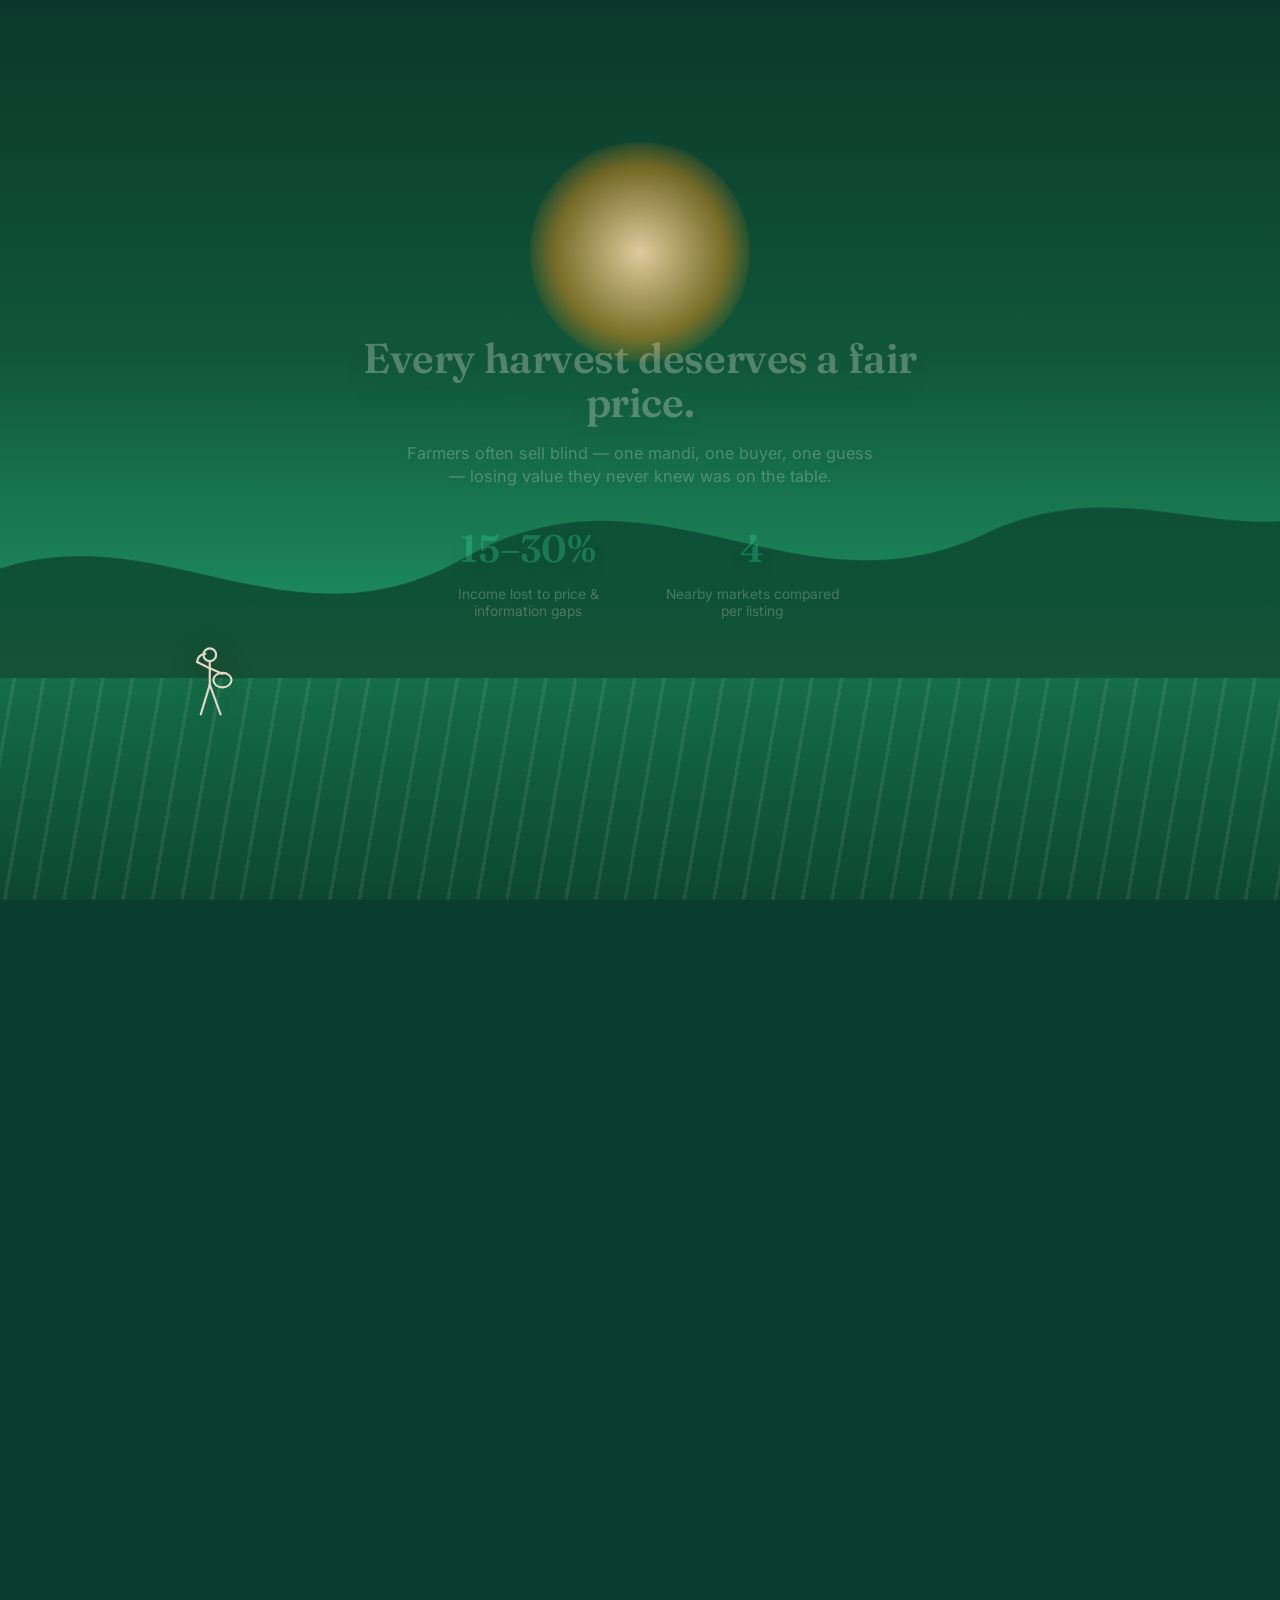
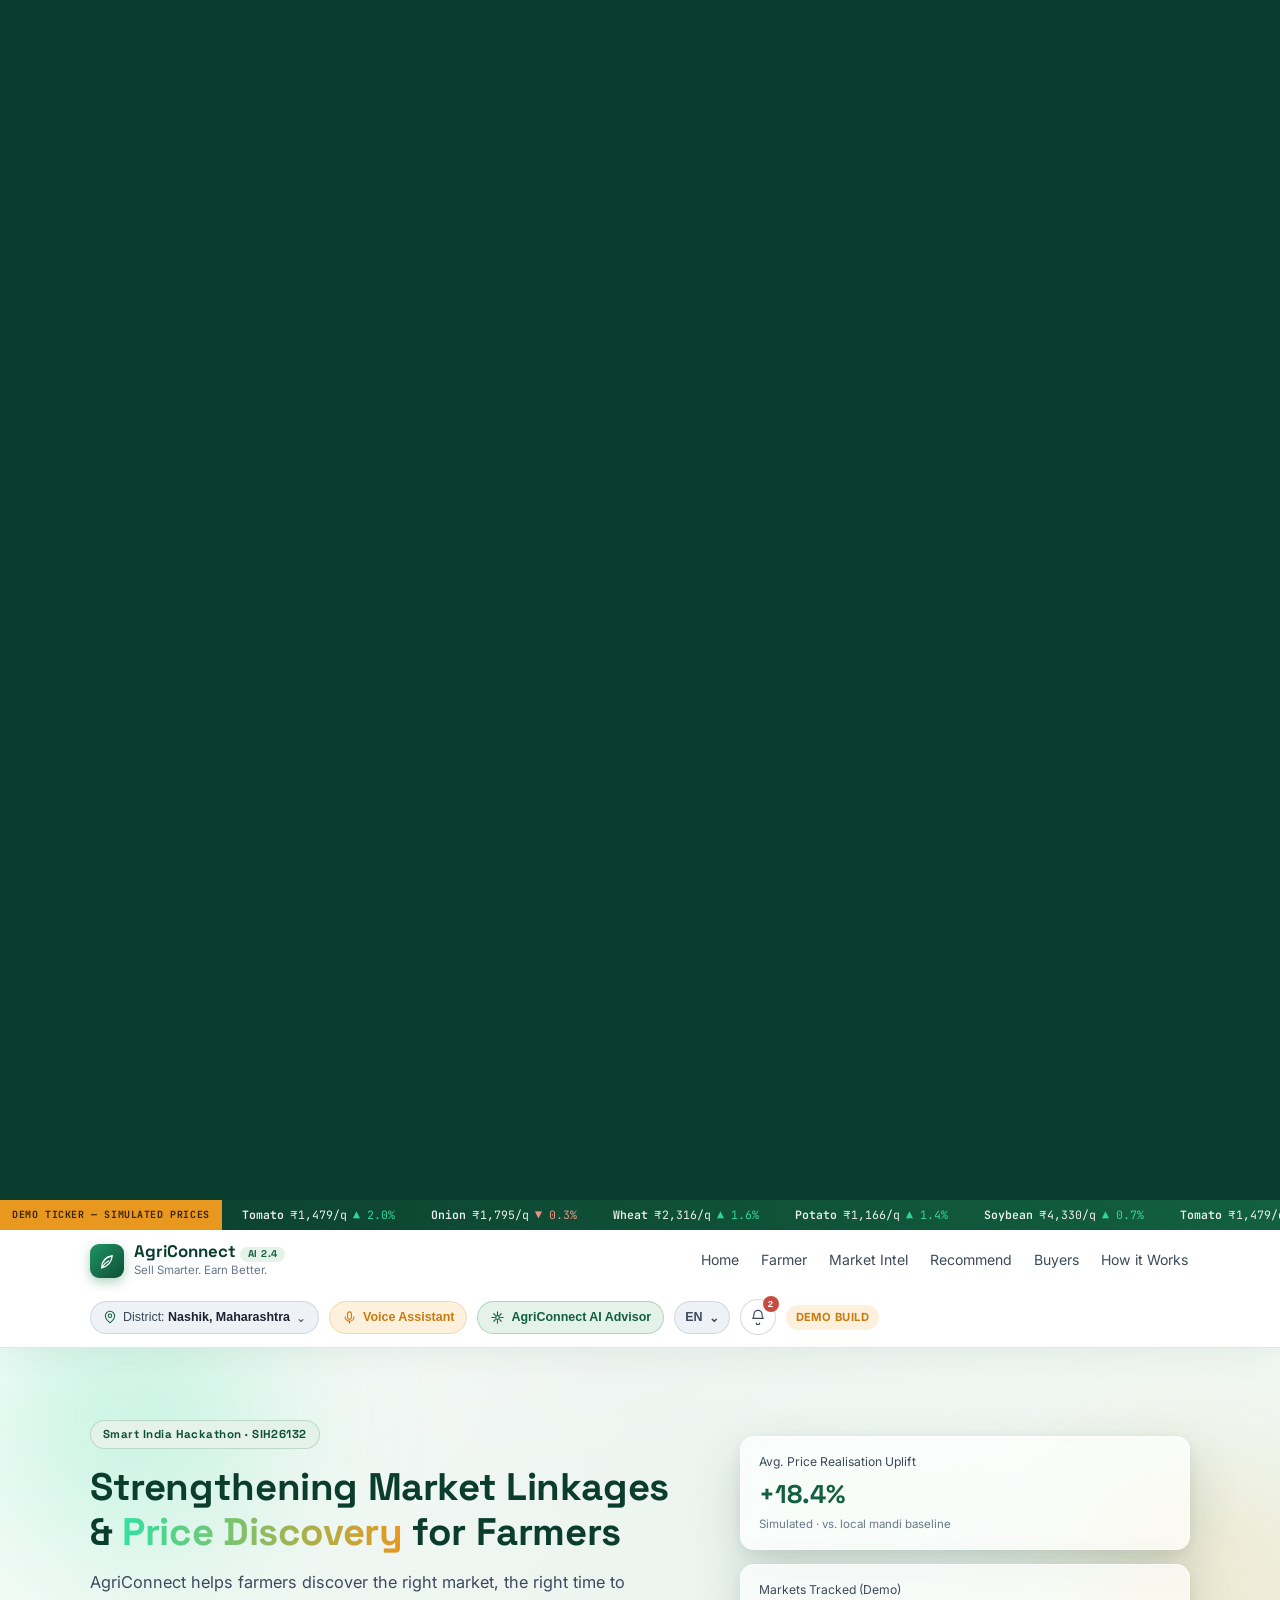
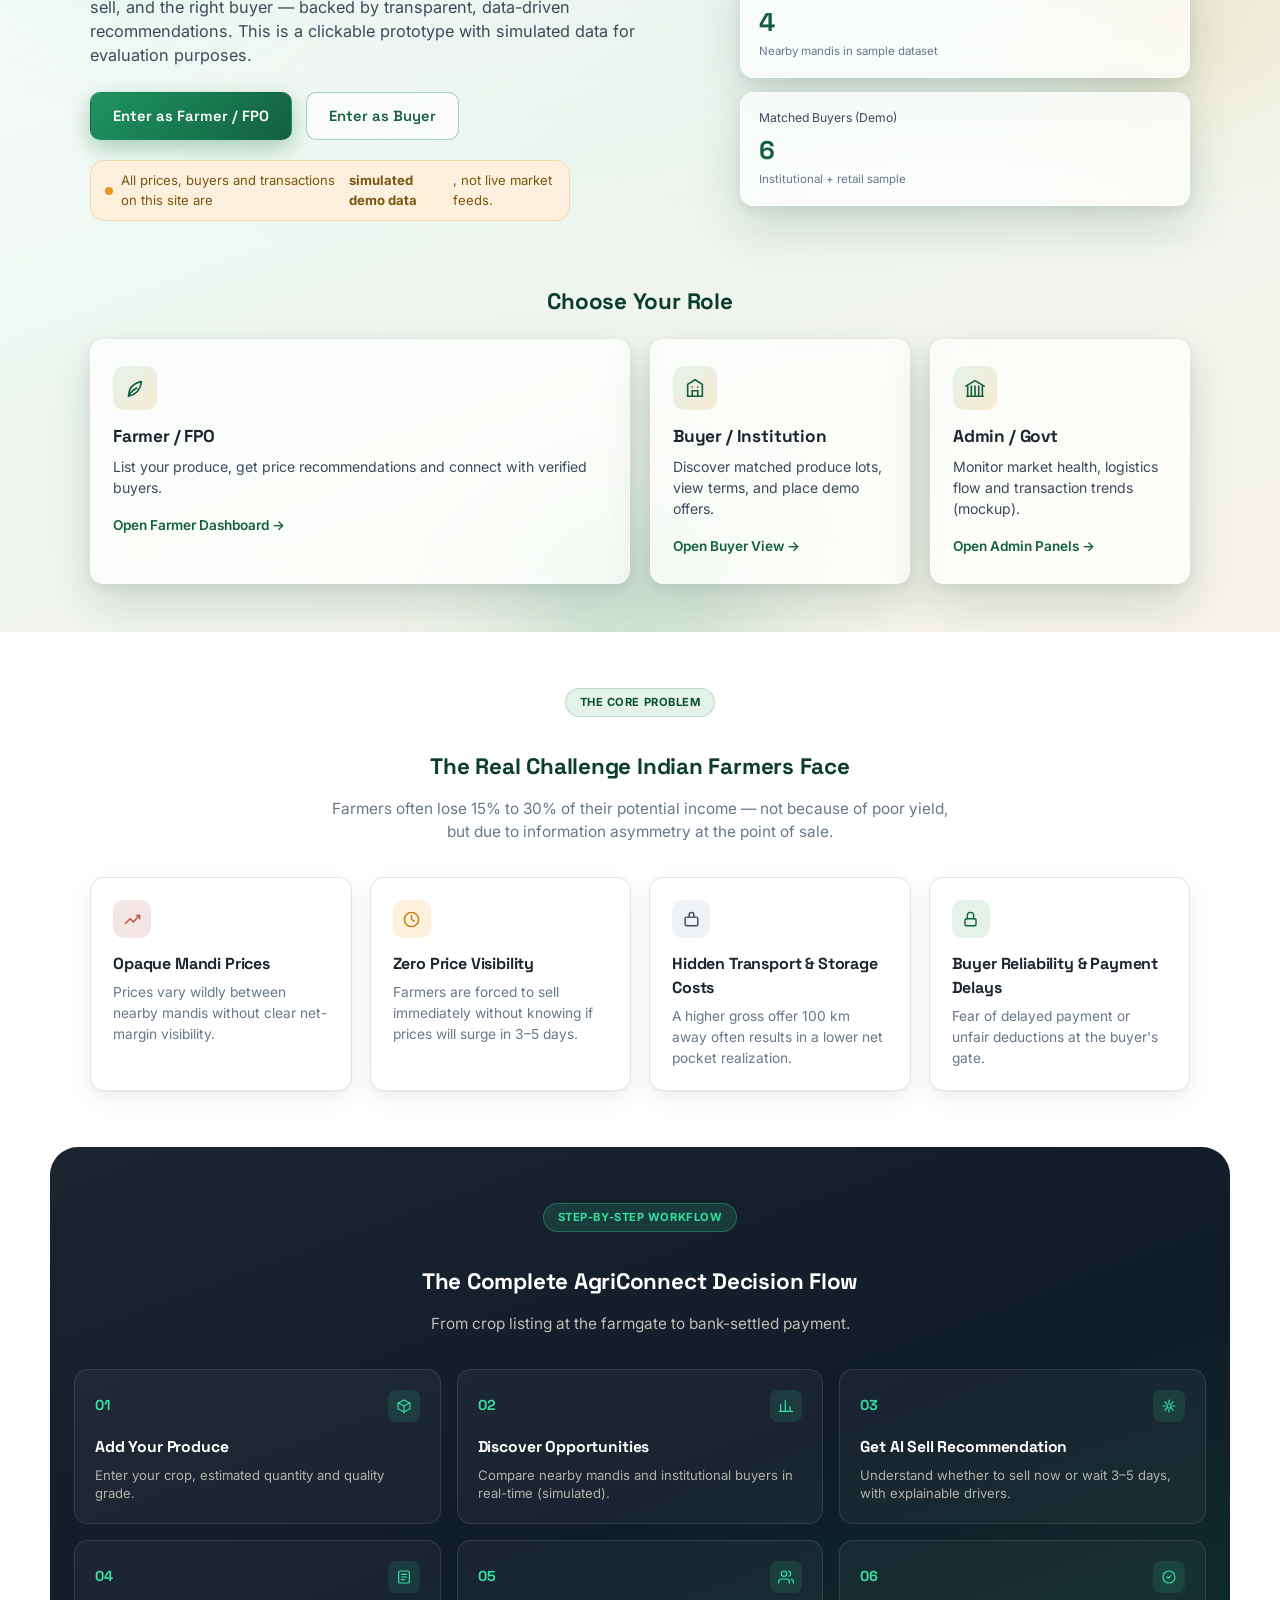
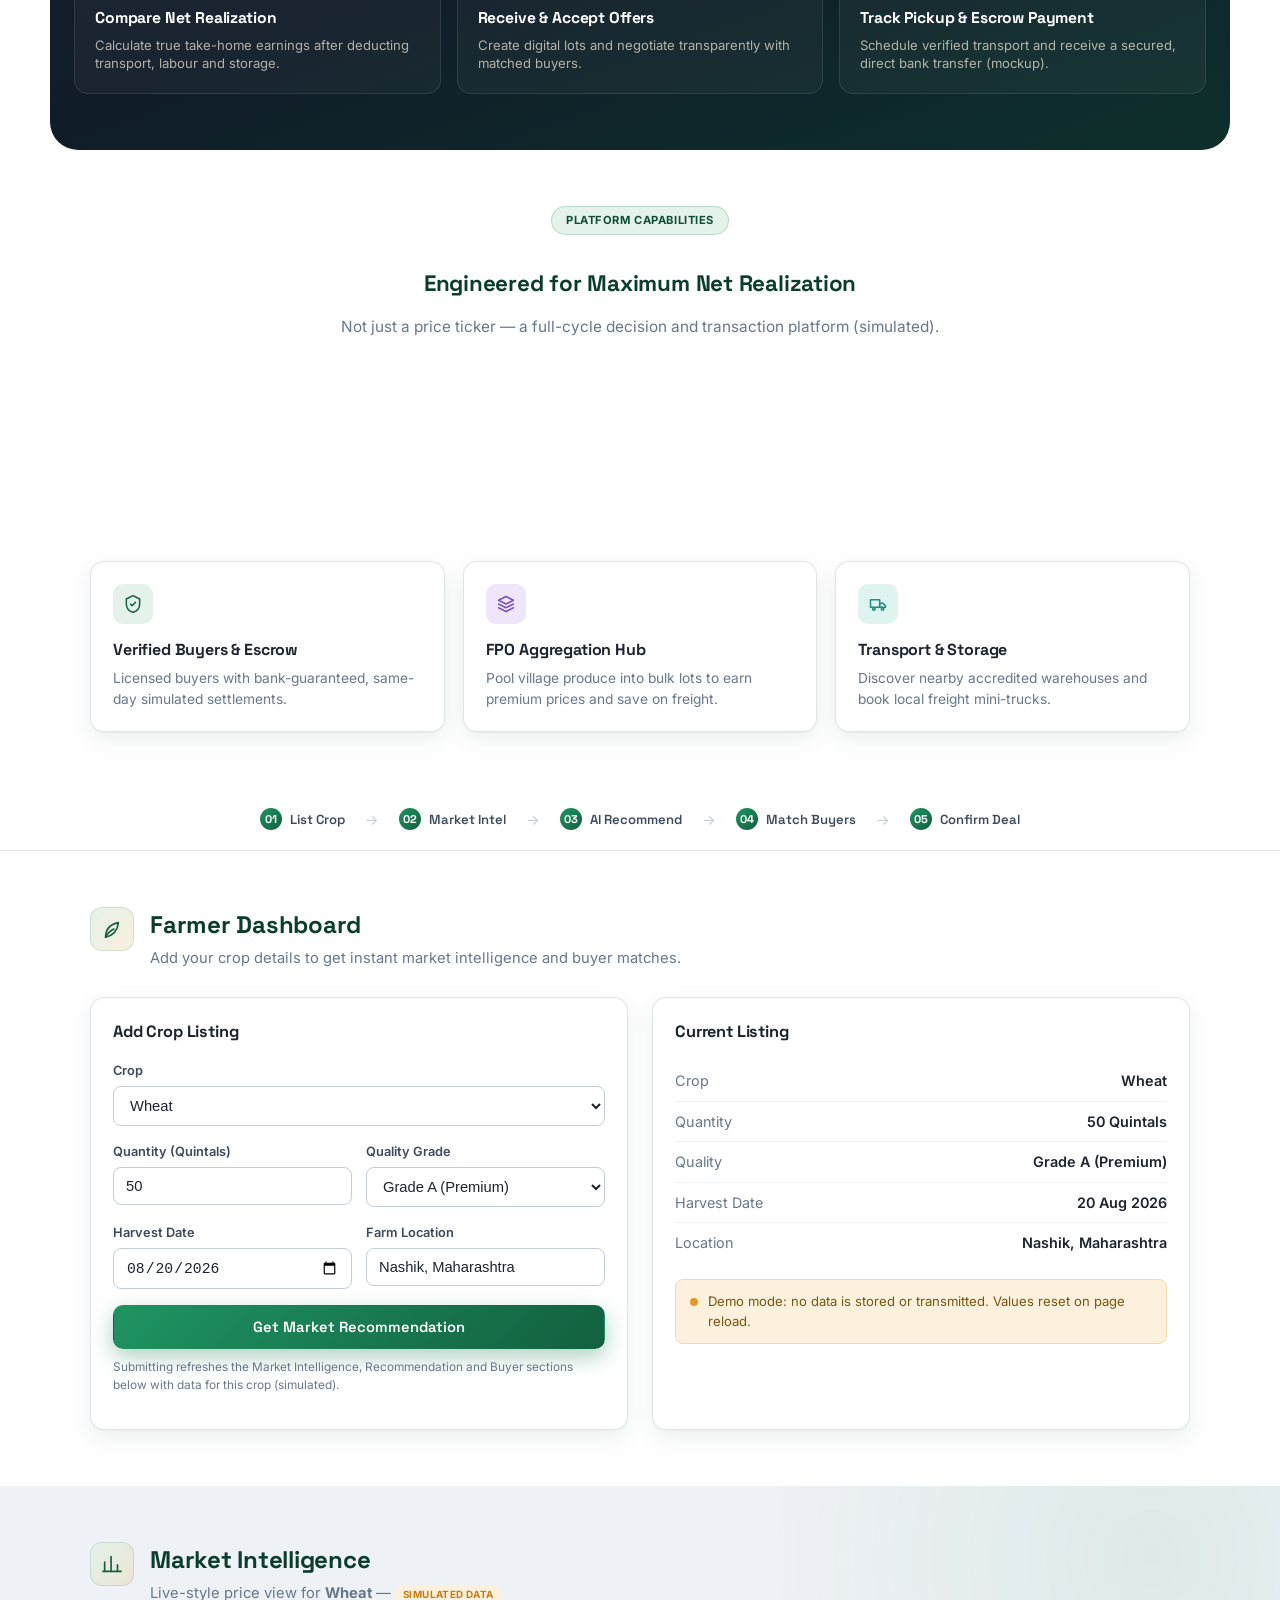
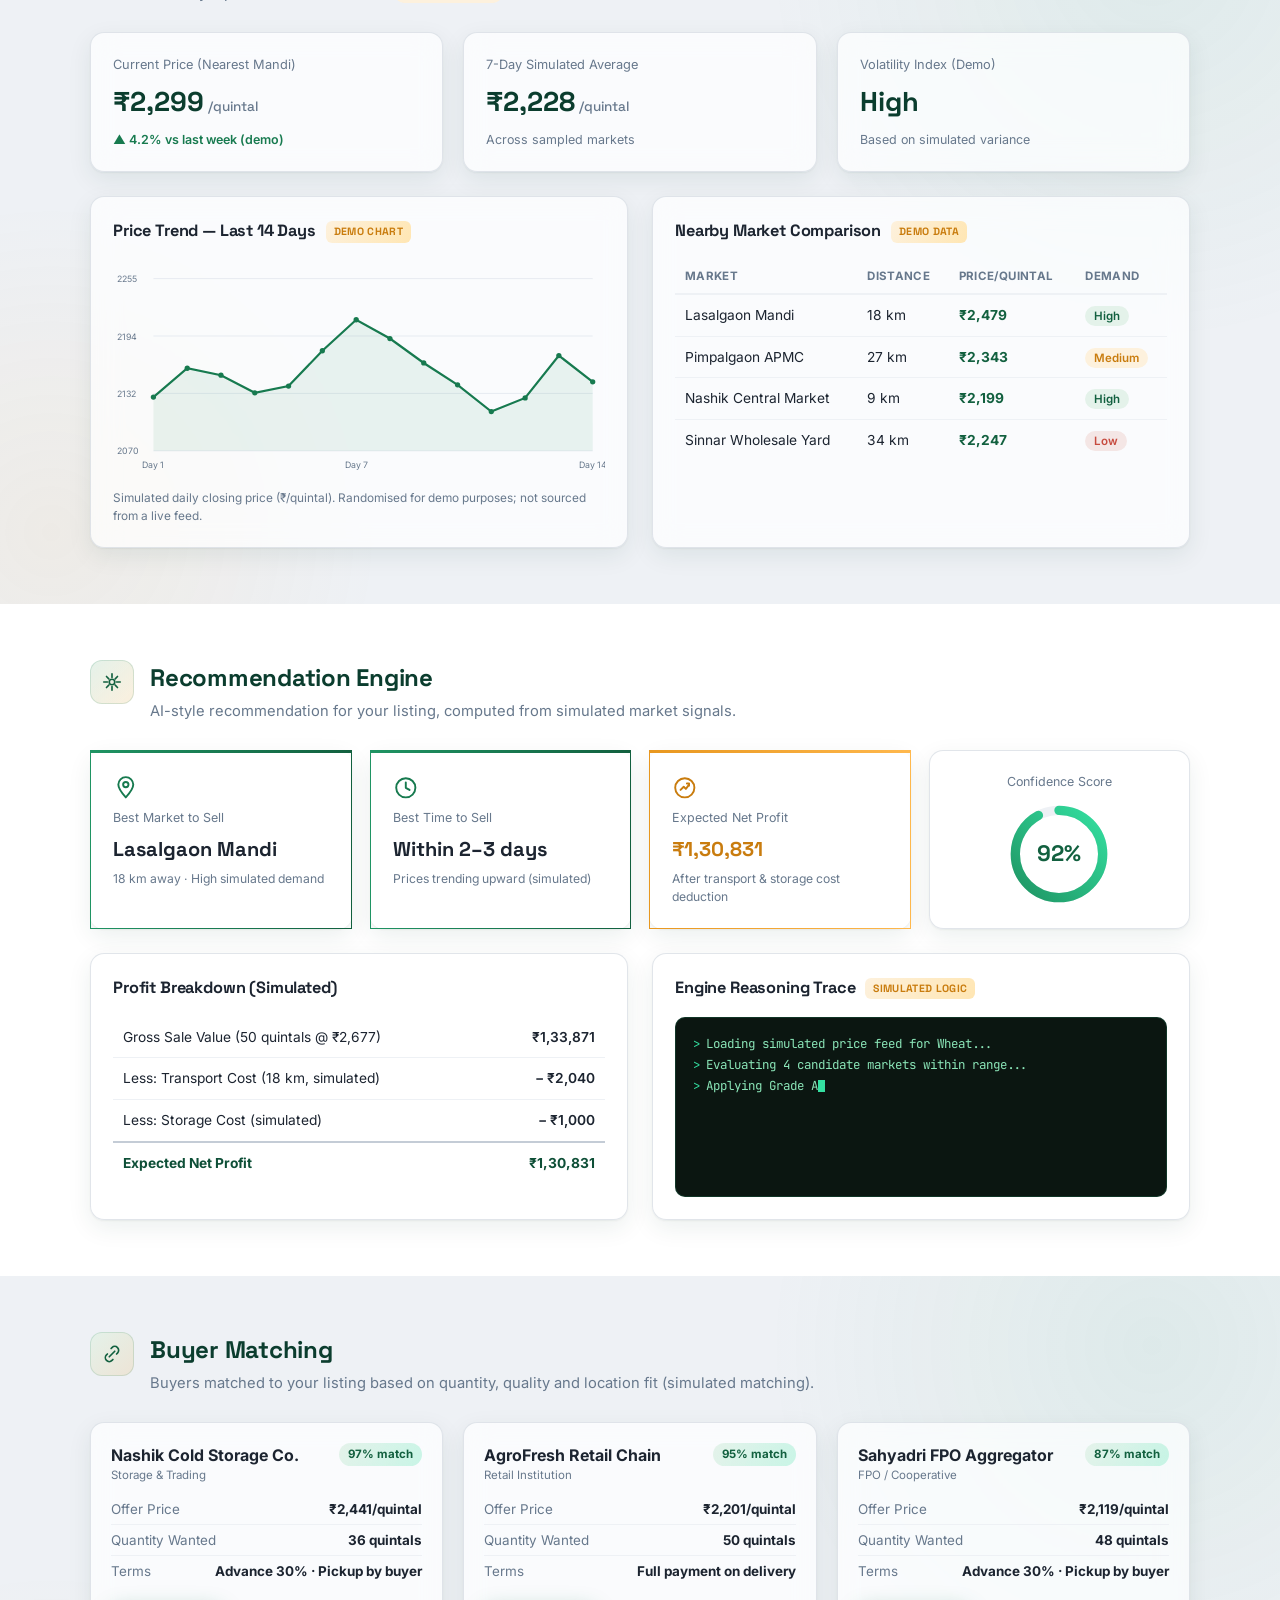
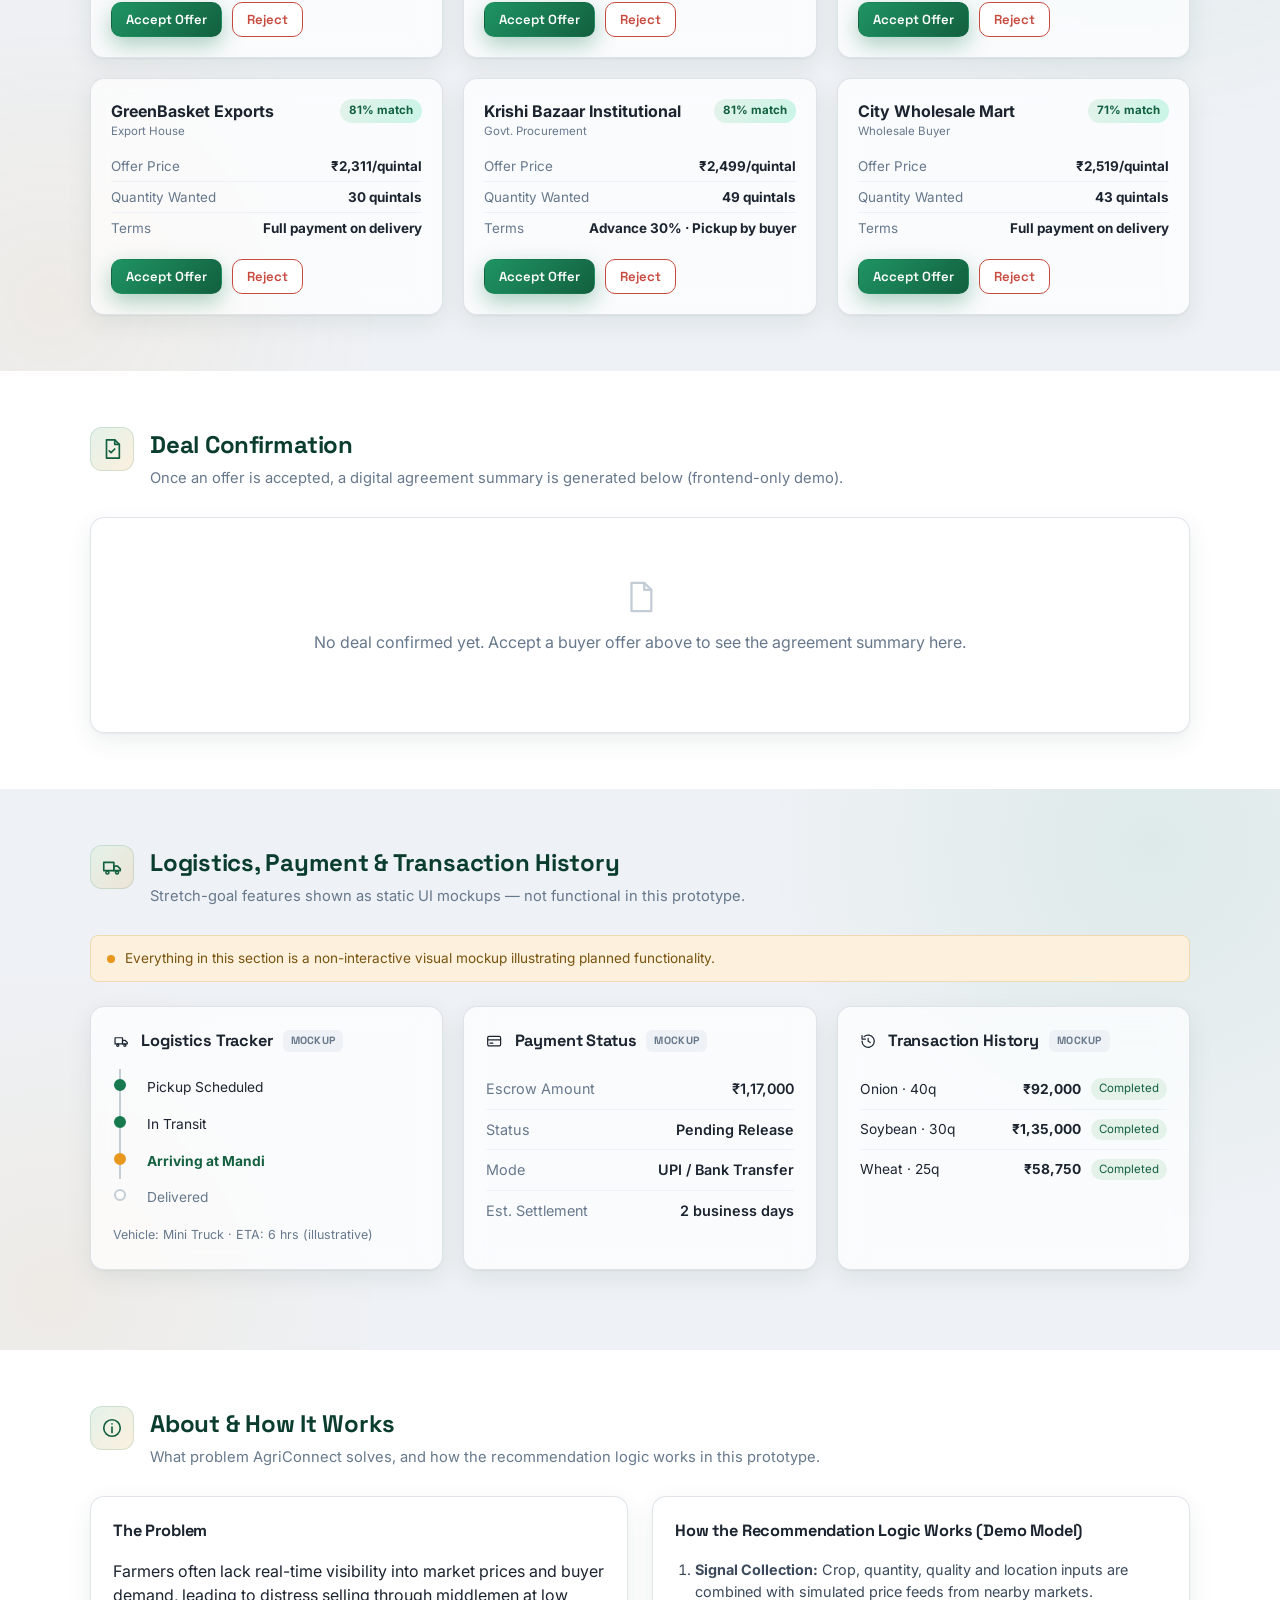
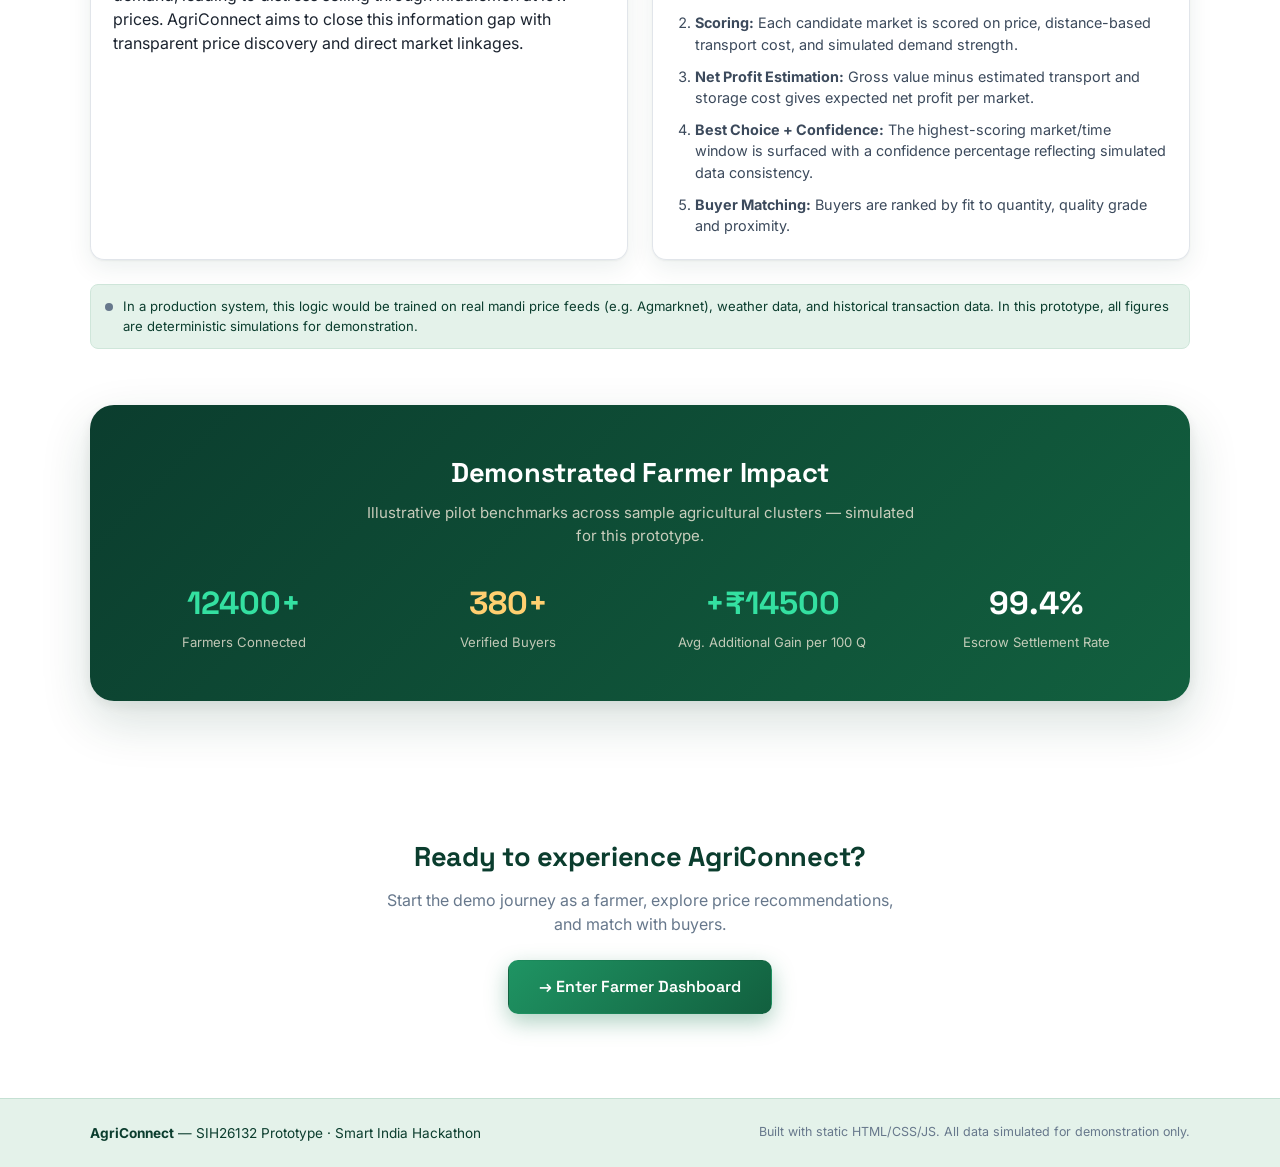
<file: index.html>
<!DOCTYPE html>
<html lang="en">
<head>
<meta charset="UTF-8">
<meta name="viewport" content="width=device-width, initial-scale=1.0">
<title>AgriConnect — SIH26132 | Market Linkages &amp; Price Discovery for Farmers</title>
<link rel="preconnect" href="https://fonts.googleapis.com">
<link rel="preconnect" href="https://fonts.gstatic.com" crossorigin>
<link href="https://fonts.googleapis.com/css2?family=Fraunces:opsz,wght@9..144,500;9..144,600&amp;family=Space+Grotesk:wght@500;600;700&amp;family=Inter:wght@400;500;600;700&amp;family=JetBrains+Mono:wght@400;500&amp;display=swap" rel="stylesheet">
<link rel="stylesheet" href="styles.css">
</head>
<body>

<svg width="0" height="0" style="position:absolute" aria-hidden="true">
  <defs>
    <linearGradient id="gaugeGradient" x1="0%" y1="0%" x2="100%" y2="100%">
      <stop offset="0%" stop-color="#1f9463"/>
      <stop offset="100%" stop-color="#34e0a1"/>
    </linearGradient>
  </defs>
</svg>

<!-- ============ CINEMATIC SCROLL INTRO ============ -->
<section class="cinema-scroll" id="cinema" aria-label="AgriConnect cinematic introduction">
  <div class="cinema-stage">
    <div class="cinema-world">
      <div class="cine-sky"></div>
      <div class="cine-sun"></div>
      <svg class="cine-hills cine-hills--far" viewBox="0 0 1600 300" preserveAspectRatio="none" aria-hidden="true">
        <path d="M0,180 C220,90 380,230 600,150 C820,70 980,200 1200,130 C1360,85 1480,150 1600,110 L1600,300 L0,300 Z" fill="#0e4f37"/>
      </svg>
      <svg class="cine-hills cine-hills--mid" viewBox="0 0 1600 300" preserveAspectRatio="none" aria-hidden="true">
        <path d="M0,220 C200,150 360,260 560,190 C780,115 960,240 1180,170 C1340,120 1480,190 1600,160 L1600,300 L0,300 Z" fill="#12603f"/>
      </svg>
      <div class="cine-field" aria-hidden="true"></div>
      <div class="cine-figure" aria-hidden="true">
        <svg viewBox="0 0 64 84" fill="none" stroke="#fdf1e1" stroke-width="2.4" stroke-linecap="round" stroke-linejoin="round">
          <circle cx="32" cy="12" r="7"/>
          <path d="M32 19v26"/>
          <path d="M32 27 18 20"/>
          <path d="M18 20a9 9 0 0 1 9-9"/>
          <path d="M32 27 46 33"/>
          <path d="M32 45 22 78"/>
          <path d="M32 45 44 78"/>
          <ellipse cx="46" cy="40" rx="10" ry="8"/>
        </svg>
      </div>
      <h1 class="cine-title">AgriConnect</h1>
      <div class="cine-intro">
        <p>A transparent line from the field to the buyer — the right market, the right time, the right price.</p>
        <div class="cine-tags" aria-label="AgriConnect highlights">
          <span>Fair Price Discovery</span>
          <span>Verified Buyers</span>
          <span>Real-Time Mandi Data</span>
        </div>
      </div>
      <div class="cine-shade"></div>
      <div class="cine-panel cine-panel--one" aria-label="The problem">
        <h2>Every harvest deserves a fair price.</h2>
        <p>Farmers often sell blind — one mandi, one buyer, one guess — losing value they never knew was on the table.</p>
        <dl class="cine-facts">
          <div><dt>15&ndash;30%</dt><dd>Income lost to price &amp; information gaps</dd></div>
          <div><dt>4</dt><dd>Nearby markets compared per listing</dd></div>
        </dl>
      </div>
      <div class="cine-panel cine-panel--two" aria-label="The solution">
        <h2>Buyers meet farmers, transparently.</h2>
        <p>List your crop once — AgriConnect compares markets, recommends the best move, and matches you with verified buyers.</p>
        <a href="#farmer" class="cine-cta"><span aria-hidden="true">↓</span> Start Your Listing</a>
      </div>
    </div>
  </div>
</section>

<!-- ============ PRICE TICKER ============ -->
<div class="ticker">
  <div class="ticker__label">DEMO TICKER — SIMULATED PRICES</div>
  <div class="ticker__track" id="tickerTrack" aria-hidden="true"></div>
  <div class="ticker__right">
    <span class="ticker__pill">SIH26132</span>
    <span class="ticker__helpline">1800-425-AGRI · Toll-Free Farmer Helpline</span>
  </div>
</div>

<!-- ============ NAV ============ -->
<header class="nav" id="top">
  <div class="nav__inner container">
    <div class="nav__brand">
      <span class="nav__logo">
        <svg viewBox="0 0 24 24" fill="none" stroke="currentColor" stroke-width="1.8" stroke-linecap="round" stroke-linejoin="round"><path d="M5 21c0-8 4-14 14-16-1 9-6 14-14 16Z"/><path d="M5 21c2-4 5-7 9-9"/></svg>
      </span>
      <div>
        <div class="nav__title">AgriConnect <span class="badge badge--sm badge--success">AI 2.4</span></div>
        <div class="nav__subtitle">Sell Smarter. Earn Better.</div>
      </div>
    </div>
    <nav class="nav__links">
      <a href="#hero">Home</a>
      <a href="#farmer">Farmer</a>
      <a href="#market">Market Intel</a>
      <a href="#recommend">Recommend</a>
      <a href="#buyers">Buyers</a>
      <a href="#about">How it Works</a>
    </nav>
    <div class="nav__meta">
      <button type="button" class="district-select" title="Demo location selector (static)">
        <svg viewBox="0 0 24 24" fill="none" stroke="currentColor" stroke-width="1.8" stroke-linecap="round" stroke-linejoin="round"><path d="M20 10c0 6-8 12-8 12s-8-6-8-12a8 8 0 0 1 16 0Z"/><circle cx="12" cy="10" r="3"/></svg>
        <span>District: <strong>Nashik, Maharashtra</strong></span>
        <span aria-hidden="true">⌄</span>
      </button>
      <button type="button" class="btn-chip btn-chip--amber" title="Demo UI — not wired up">
        <svg viewBox="0 0 24 24" fill="none" stroke="currentColor" stroke-width="1.8" stroke-linecap="round" stroke-linejoin="round"><path d="M12 15a3 3 0 0 0 3-3V6a3 3 0 0 0-6 0v6a3 3 0 0 0 3 3Z"/><path d="M19 11a7 7 0 0 1-14 0"/><path d="M12 18v3"/></svg>
        Voice Assistant
      </button>
      <button type="button" class="btn-chip btn-chip--green" title="Demo UI — not wired up">
        <svg viewBox="0 0 24 24" fill="none" stroke="currentColor" stroke-width="1.8" stroke-linecap="round" stroke-linejoin="round"><path d="M12 3v4M12 17v4M3 12h4M17 12h4M6 6l2.5 2.5M15.5 15.5 18 18M18 6l-2.5 2.5M8.5 15.5 6 18"/><circle cx="12" cy="12" r="3"/></svg>
        AgriConnect AI Advisor
      </button>
      <button type="button" class="lang-select" title="Demo UI — not wired up">EN <span aria-hidden="true">⌄</span></button>
      <button type="button" class="notif-btn" aria-label="Notifications (demo)">
        <svg viewBox="0 0 24 24" fill="none" stroke="currentColor" stroke-width="1.8" stroke-linecap="round" stroke-linejoin="round"><path d="M6 8a6 6 0 0 1 12 0c0 5 2 6 2 6H4s2-1 2-6Z"/><path d="M9.5 21a2.5 2.5 0 0 0 5 0"/></svg>
        <span class="notif-badge">2</span>
      </button>
      <span class="badge badge--demo">DEMO BUILD</span>
    </div>
  </div>
</header>

<main>

<!-- ============ 1. HERO ============ -->
<section class="hero" id="hero">
  <div class="hero__mesh" aria-hidden="true">
    <span class="blob blob--1"></span>
    <span class="blob blob--2"></span>
    <span class="blob blob--3"></span>
    <span class="hero__grain"></span>
  </div>

  <div class="container hero__grid">
    <div class="hero__copy">
      <span class="tag">Smart India Hackathon · SIH26132</span>
      <h1>Strengthening Market Linkages &amp; <span class="text-gradient">Price Discovery</span> for Farmers</h1>
      <p class="hero__lead">
        AgriConnect helps farmers discover the right market, the right time to sell,
        and the right buyer — backed by transparent, data-driven recommendations.
        This is a clickable prototype with simulated data for evaluation purposes.
      </p>
      <div class="hero__cta">
        <a href="#farmer" class="btn btn--primary">Enter as Farmer / FPO</a>
        <a href="#buyers" class="btn btn--ghost">Enter as Buyer</a>
      </div>
      <div class="hero__notice">
        <span class="dot dot--amber"></span>
        All prices, buyers and transactions on this site are <strong>simulated demo data</strong>, not live market feeds.
      </div>
    </div>
    <div class="hero__panel">
      <div class="stat-card spot">
        <div class="stat-card__label">Avg. Price Realisation Uplift</div>
        <div class="stat-card__value"><span class="count-up" data-count-to="18.4" data-suffix="%" data-prefix="+">+0%</span></div>
        <div class="stat-card__foot">Simulated · vs. local mandi baseline</div>
      </div>
      <div class="stat-card spot">
        <div class="stat-card__label">Markets Tracked (Demo)</div>
        <div class="stat-card__value"><span class="count-up" data-count-to="4">0</span></div>
        <div class="stat-card__foot">Nearby mandis in sample dataset</div>
      </div>
      <div class="stat-card spot">
        <div class="stat-card__label">Matched Buyers (Demo)</div>
        <div class="stat-card__value"><span class="count-up" data-count-to="6">0</span></div>
        <div class="stat-card__foot">Institutional + retail sample</div>
      </div>
    </div>
  </div>

  <div class="container">
    <h2 class="section-title section-title--center">Choose Your Role</h2>
    <div class="role-grid bento">
      <a href="#farmer" class="role-card spot role-card--wide">
        <div class="role-card__icon">
          <svg viewBox="0 0 24 24" fill="none" stroke="currentColor" stroke-width="1.8" stroke-linecap="round" stroke-linejoin="round"><path d="M5 21c0-8 4-14 14-16-1 9-6 14-14 16Z"/><path d="M5 21c2-4 5-7 9-9"/></svg>
        </div>
        <h3>Farmer / FPO</h3>
        <p>List your produce, get price recommendations and connect with verified buyers.</p>
        <span class="role-card__link">Open Farmer Dashboard →</span>
      </a>
      <a href="#buyers" class="role-card spot">
        <div class="role-card__icon">
          <svg viewBox="0 0 24 24" fill="none" stroke="currentColor" stroke-width="1.8" stroke-linecap="round" stroke-linejoin="round"><path d="M4 21V8l8-5 8 5v13"/><path d="M4 21h16"/><path d="M9 21v-6h6v6"/><path d="M9 11h.01M9 15h.01M15 11h.01M15 15h.01"/></svg>
        </div>
        <h3>Buyer / Institution</h3>
        <p>Discover matched produce lots, view terms, and place demo offers.</p>
        <span class="role-card__link">Open Buyer View →</span>
      </a>
      <a href="#logistics" class="role-card spot">
        <div class="role-card__icon">
          <svg viewBox="0 0 24 24" fill="none" stroke="currentColor" stroke-width="1.8" stroke-linecap="round" stroke-linejoin="round"><path d="M3 21h18"/><path d="M4 21V10M8 21V10M12 21V10M16 21V10M20 21V10"/><path d="M2 10l10-6 10 6"/></svg>
        </div>
        <h3>Admin / Govt</h3>
        <p>Monitor market health, logistics flow and transaction trends (mockup).</p>
        <span class="role-card__link">Open Admin Panels →</span>
      </a>
    </div>
  </div>
</section>

<!-- ============ CORE PROBLEM ============ -->
<section class="section problem" id="problem">
  <div class="container">
    <div class="eyebrow-wrap"><span class="eyebrow">The Core Problem</span></div>
    <h2 class="section-title section-title--center">The Real Challenge Indian Farmers Face</h2>
    <p class="section-sub">Farmers often lose 15% to 30% of their potential income &mdash; not because of poor yield, but due to information asymmetry at the point of sale.</p>
    <div class="problem-grid">
      <div class="card problem-card spot">
        <div class="problem-card__icon problem-card__icon--red"><svg viewBox="0 0 24 24" fill="none" stroke="currentColor" stroke-width="1.8" stroke-linecap="round" stroke-linejoin="round"><path d="M3 17l6-6 4 4 8-8"/><path d="M17 7h4v4"/></svg></div>
        <h3>Opaque Mandi Prices</h3>
        <p>Prices vary wildly between nearby mandis without clear net-margin visibility.</p>
      </div>
      <div class="card problem-card spot">
        <div class="problem-card__icon problem-card__icon--amber"><svg viewBox="0 0 24 24" fill="none" stroke="currentColor" stroke-width="1.8" stroke-linecap="round" stroke-linejoin="round"><circle cx="12" cy="12" r="9"/><path d="M12 7v5l3.5 2"/></svg></div>
        <h3>Zero Price Visibility</h3>
        <p>Farmers are forced to sell immediately without knowing if prices will surge in 3&ndash;5 days.</p>
      </div>
      <div class="card problem-card spot">
        <div class="problem-card__icon problem-card__icon--slate"><svg viewBox="0 0 24 24" fill="none" stroke="currentColor" stroke-width="1.8" stroke-linecap="round" stroke-linejoin="round"><rect x="4" y="9" width="16" height="11" rx="2"/><path d="M9 9V6a3 3 0 0 1 6 0v3"/></svg></div>
        <h3>Hidden Transport &amp; Storage Costs</h3>
        <p>A higher gross offer 100&nbsp;km away often results in a lower net pocket realization.</p>
      </div>
      <div class="card problem-card spot">
        <div class="problem-card__icon problem-card__icon--green"><svg viewBox="0 0 24 24" fill="none" stroke="currentColor" stroke-width="1.8" stroke-linecap="round" stroke-linejoin="round"><rect x="5" y="11" width="14" height="9" rx="2"/><path d="M8 11V7a4 4 0 0 1 8 0v4"/></svg></div>
        <h3>Buyer Reliability &amp; Payment Delays</h3>
        <p>Fear of delayed payment or unfair deductions at the buyer's gate.</p>
      </div>
    </div>
  </div>
</section>

<!-- ============ STEP-BY-STEP WORKFLOW ============ -->
<section class="section workflow" id="workflow">
  <div class="container">
    <div class="eyebrow-wrap"><span class="eyebrow eyebrow--dark">Step-by-Step Workflow</span></div>
    <h2 class="section-title section-title--center section-title--light">The Complete AgriConnect Decision Flow</h2>
    <p class="section-sub section-sub--light">From crop listing at the farmgate to bank-settled payment.</p>
    <div class="workflow-grid">
      <a href="#farmer" class="workflow-card">
        <div class="workflow-card__top"><span class="workflow-card__num">01</span><span class="workflow-card__icon"><svg viewBox="0 0 24 24" fill="none" stroke="currentColor" stroke-width="1.8" stroke-linecap="round" stroke-linejoin="round"><path d="M21 16V8l-9-5-9 5v8l9 5 9-5Z"/><path d="M3.3 7 12 12l8.7-5"/><path d="M12 22V12"/></svg></span></div>
        <h3>Add Your Produce</h3>
        <p>Enter your crop, estimated quantity and quality grade.</p>
      </a>
      <a href="#market" class="workflow-card">
        <div class="workflow-card__top"><span class="workflow-card__num">02</span><span class="workflow-card__icon"><svg viewBox="0 0 24 24" fill="none" stroke="currentColor" stroke-width="1.8" stroke-linecap="round" stroke-linejoin="round"><path d="M4 20V10M11 20V4M18 20v-7"/><path d="M2 20h20"/></svg></span></div>
        <h3>Discover Opportunities</h3>
        <p>Compare nearby mandis and institutional buyers in real-time (simulated).</p>
      </a>
      <a href="#recommend" class="workflow-card">
        <div class="workflow-card__top"><span class="workflow-card__num">03</span><span class="workflow-card__icon"><svg viewBox="0 0 24 24" fill="none" stroke="currentColor" stroke-width="1.8" stroke-linecap="round" stroke-linejoin="round"><path d="M12 3v4M12 17v4M3 12h4M17 12h4M6 6l2.5 2.5M15.5 15.5 18 18M18 6l-2.5 2.5M8.5 15.5 6 18"/><circle cx="12" cy="12" r="3"/></svg></span></div>
        <h3>Get AI Sell Recommendation</h3>
        <p>Understand whether to sell now or wait 3&ndash;5 days, with explainable drivers.</p>
      </a>
      <a href="#recommend" class="workflow-card">
        <div class="workflow-card__top"><span class="workflow-card__num">04</span><span class="workflow-card__icon"><svg viewBox="0 0 24 24" fill="none" stroke="currentColor" stroke-width="1.8" stroke-linecap="round" stroke-linejoin="round"><rect x="4" y="3" width="16" height="18" rx="2"/><path d="M8 8h8M8 12h8M8 16h5"/></svg></span></div>
        <h3>Compare Net Realization</h3>
        <p>Calculate true take-home earnings after deducting transport, labour and storage.</p>
      </a>
      <a href="#buyers" class="workflow-card">
        <div class="workflow-card__top"><span class="workflow-card__num">05</span><span class="workflow-card__icon"><svg viewBox="0 0 24 24" fill="none" stroke="currentColor" stroke-width="1.8" stroke-linecap="round" stroke-linejoin="round"><path d="M17 21v-2a4 4 0 0 0-4-4H5a4 4 0 0 0-4 4v2"/><circle cx="9" cy="7" r="4"/><path d="M23 21v-2a4 4 0 0 0-3-3.87"/><path d="M16 3.13a4 4 0 0 1 0 7.75"/></svg></span></div>
        <h3>Receive &amp; Accept Offers</h3>
        <p>Create digital lots and negotiate transparently with matched buyers.</p>
      </a>
      <a href="#logistics" class="workflow-card">
        <div class="workflow-card__top"><span class="workflow-card__num">06</span><span class="workflow-card__icon"><svg viewBox="0 0 24 24" fill="none" stroke="currentColor" stroke-width="1.8" stroke-linecap="round" stroke-linejoin="round"><path d="M9 12l2 2 4-4"/><circle cx="12" cy="12" r="9"/></svg></span></div>
        <h3>Track Pickup &amp; Escrow Payment</h3>
        <p>Schedule verified transport and receive a secured, direct bank transfer (mockup).</p>
      </a>
    </div>
  </div>
</section>

<!-- ============ PLATFORM CAPABILITIES ============ -->
<section class="section capabilities" id="capabilities">
  <div class="container">
    <div class="eyebrow-wrap"><span class="eyebrow">Platform Capabilities</span></div>
    <h2 class="section-title section-title--center">Engineered for Maximum Net Realization</h2>
    <p class="section-sub">Not just a price ticker &mdash; a full-cycle decision and transaction platform (simulated).</p>
    <div class="capabilities-grid">
      <div class="card cap-card spot">
        <div class="cap-card__icon cap-card__icon--amber"><svg viewBox="0 0 24 24" fill="none" stroke="currentColor" stroke-width="1.8" stroke-linecap="round" stroke-linejoin="round"><path d="M3 17l6-6 4 4 8-8"/><path d="M17 7h4v4"/></svg></div>
        <h3>AI Price Prediction</h3>
        <p>Multi-day probabilistic forecasting leveraging simulated regional arrivals data.</p>
      </div>
      <div class="card cap-card spot">
        <div class="cap-card__icon cap-card__icon--green"><svg viewBox="0 0 24 24" fill="none" stroke="currentColor" stroke-width="1.8" stroke-linecap="round" stroke-linejoin="round"><path d="M17 21v-2a4 4 0 0 0-4-4H5a4 4 0 0 0-4 4v2"/><circle cx="9" cy="7" r="4"/><path d="M23 21v-2a4 4 0 0 0-3-3.87"/><path d="M16 3.13a4 4 0 0 1 0 7.75"/></svg></div>
        <h3>Smart Buyer Matching</h3>
        <p>Rank verified institutional buyers by take-home margin and trust ratings.</p>
      </div>
      <div class="card cap-card spot">
        <div class="cap-card__icon cap-card__icon--blue"><svg viewBox="0 0 24 24" fill="none" stroke="currentColor" stroke-width="1.8" stroke-linecap="round" stroke-linejoin="round"><rect x="4" y="3" width="16" height="18" rx="2"/><path d="M8 8h8M8 12h8M8 16h5"/></svg></div>
        <h3>Net Realization Engine</h3>
        <p>Deducts freight, storage cost and mandi cess to compute exact in-pocket returns.</p>
      </div>
      <div class="card cap-card spot">
        <div class="cap-card__icon cap-card__icon--green"><svg viewBox="0 0 24 24" fill="none" stroke="currentColor" stroke-width="1.8" stroke-linecap="round" stroke-linejoin="round"><path d="M12 2 4 6v6c0 5 3.4 8.6 8 10 4.6-1.4 8-5 8-10V6l-8-4Z"/><path d="m9 12 2 2 4-4"/></svg></div>
        <h3>Verified Buyers &amp; Escrow</h3>
        <p>Licensed buyers with bank-guaranteed, same-day simulated settlements.</p>
      </div>
      <div class="card cap-card spot">
        <div class="cap-card__icon cap-card__icon--purple"><svg viewBox="0 0 24 24" fill="none" stroke="currentColor" stroke-width="1.8" stroke-linecap="round" stroke-linejoin="round"><path d="m12 3 9 4.5-9 4.5-9-4.5L12 3Z"/><path d="m3 12 9 4.5 9-4.5"/><path d="m3 16.5 9 4.5 9-4.5"/></svg></div>
        <h3>FPO Aggregation Hub</h3>
        <p>Pool village produce into bulk lots to earn premium prices and save on freight.</p>
      </div>
      <div class="card cap-card spot">
        <div class="cap-card__icon cap-card__icon--teal"><svg viewBox="0 0 24 24" fill="none" stroke="currentColor" stroke-width="1.8" stroke-linecap="round" stroke-linejoin="round"><path d="M3 7h11v9H3z"/><path d="M14 11h4l3 3v2h-7z"/><circle cx="7" cy="18" r="1.6"/><circle cx="17.5" cy="18" r="1.6"/></svg></div>
        <h3>Transport &amp; Storage</h3>
        <p>Discover nearby accredited warehouses and book local freight mini-trucks.</p>
      </div>
    </div>
  </div>
</section>

<!-- ============ JOURNEY RAIL ============ -->
<nav class="journey" aria-label="Product flow">
  <div class="container journey__inner">
    <a href="#farmer" class="journey__step">
      <span class="journey__num">01</span>
      <span class="journey__label">List Crop</span>
    </a>
    <span class="journey__arrow">→</span>
    <a href="#market" class="journey__step">
      <span class="journey__num">02</span>
      <span class="journey__label">Market Intel</span>
    </a>
    <span class="journey__arrow">→</span>
    <a href="#recommend" class="journey__step">
      <span class="journey__num">03</span>
      <span class="journey__label">AI Recommend</span>
    </a>
    <span class="journey__arrow">→</span>
    <a href="#buyers" class="journey__step">
      <span class="journey__num">04</span>
      <span class="journey__label">Match Buyers</span>
    </a>
    <span class="journey__arrow">→</span>
    <a href="#deal" class="journey__step">
      <span class="journey__num">05</span>
      <span class="journey__label">Confirm Deal</span>
    </a>
  </div>
</nav>

<!-- ============ 2. FARMER DASHBOARD ============ -->
<section class="section" id="farmer">
  <div class="container">
    <div class="section-head">
      <span class="section-icon"><svg viewBox="0 0 24 24" fill="none" stroke="currentColor" stroke-width="1.8" stroke-linecap="round" stroke-linejoin="round"><path d="M5 21c0-8 4-14 14-16-1 9-6 14-14 16Z"/><path d="M5 21c2-4 5-7 9-9"/></svg></span>
      <div>
        <h2>Farmer Dashboard</h2>
        <p class="section-desc">Add your crop details to get instant market intelligence and buyer matches.</p>
      </div>
    </div>

    <div class="grid-2">
      <form class="card form-card" id="cropForm">
        <h3 class="card__title">Add Crop Listing</h3>

        <div class="form-row">
          <label for="cropName">Crop</label>
          <select id="cropName" required>
            <option value="">Select crop</option>
            <option value="Tomato">Tomato</option>
            <option value="Onion">Onion</option>
            <option value="Wheat" selected>Wheat</option>
            <option value="Potato">Potato</option>
            <option value="Soybean">Soybean</option>
          </select>
        </div>

        <div class="form-row form-row--split">
          <div>
            <label for="quantity">Quantity (Quintals)</label>
            <input type="number" id="quantity" min="1" value="50" required>
          </div>
          <div>
            <label for="quality">Quality Grade</label>
            <select id="quality" required>
              <option value="A" selected>Grade A (Premium)</option>
              <option value="B">Grade B (Standard)</option>
              <option value="C">Grade C (Fair)</option>
            </select>
          </div>
        </div>

        <div class="form-row form-row--split">
          <div>
            <label for="harvestDate">Harvest Date</label>
            <input type="date" id="harvestDate" value="2026-08-20">
          </div>
          <div>
            <label for="location">Farm Location</label>
            <input type="text" id="location" value="Nashik, Maharashtra" placeholder="Village / District, State">
          </div>
        </div>

        <button type="submit" class="btn btn--primary btn--block">Get Market Recommendation</button>
        <p class="form-hint">Submitting refreshes the Market Intelligence, Recommendation and Buyer sections below with data for this crop (simulated).</p>
      </form>

      <div class="card summary-card">
        <h3 class="card__title">Current Listing</h3>
        <ul class="kv-list" id="listingSummary">
          <li><span>Crop</span><strong id="sumCrop">Wheat</strong></li>
          <li><span>Quantity</span><strong id="sumQty">50 Quintals</strong></li>
          <li><span>Quality</span><strong id="sumQuality">Grade A (Premium)</strong></li>
          <li><span>Harvest Date</span><strong id="sumDate">20 Aug 2026</strong></li>
          <li><span>Location</span><strong id="sumLocation">Nashik, Maharashtra</strong></li>
        </ul>
        <div class="callout callout--amber">
          <span class="dot dot--amber"></span>
          Demo mode: no data is stored or transmitted. Values reset on page reload.
        </div>
      </div>
    </div>
  </div>
</section>

<!-- ============ 3. MARKET INTELLIGENCE ============ -->
<section class="section section--alt" id="market">
  <div class="container">
    <div class="section-head">
      <span class="section-icon"><svg viewBox="0 0 24 24" fill="none" stroke="currentColor" stroke-width="1.8" stroke-linecap="round" stroke-linejoin="round"><path d="M4 20V10M11 20V4M18 20v-7"/><path d="M2 20h20"/></svg></span>
      <div>
        <h2>Market Intelligence</h2>
        <p class="section-desc">Live-style price view for <strong id="miCropName">Wheat</strong> — <span class="badge badge--demo badge--sm">SIMULATED DATA</span></p>
      </div>
    </div>

    <div class="grid-3 mb">
      <div class="card metric-card">
        <div class="metric-card__label">Current Price (Nearest Mandi)</div>
        <div class="metric-card__value" id="currentPrice">₹2,340<span>/quintal</span></div>
        <div class="metric-card__delta metric-card__delta--up">▲ 4.2% vs last week (demo)</div>
      </div>
      <div class="card metric-card">
        <div class="metric-card__label">7-Day Simulated Average</div>
        <div class="metric-card__value" id="avgPrice">₹2,265<span>/quintal</span></div>
        <div class="metric-card__delta">Across sampled markets</div>
      </div>
      <div class="card metric-card">
        <div class="metric-card__label">Volatility Index (Demo)</div>
        <div class="metric-card__value" id="volIndex">Moderate</div>
        <div class="metric-card__delta">Based on simulated variance</div>
      </div>
    </div>

    <div class="grid-2">
      <div class="card">
        <h3 class="card__title">Price Trend — Last 14 Days <span class="chip">DEMO CHART</span></h3>
        <svg id="priceChart" viewBox="0 0 560 240" class="chart" role="img" aria-label="Simulated 14 day price trend chart"></svg>
        <p class="chart-caption">Simulated daily closing price (₹/quintal). Randomised for demo purposes; not sourced from a live feed.</p>
      </div>

      <div class="card">
        <h3 class="card__title">Nearby Market Comparison <span class="chip">DEMO DATA</span></h3>
        <table class="table" id="marketTable">
          <thead>
            <tr><th>Market</th><th>Distance</th><th>Price/Quintal</th><th>Demand</th></tr>
          </thead>
          <tbody></tbody>
        </table>
      </div>
    </div>
  </div>
</section>

<!-- ============ 4. RECOMMENDATION ENGINE ============ -->
<section class="section" id="recommend">
  <div class="container">
    <div class="section-head">
      <span class="section-icon"><svg viewBox="0 0 24 24" fill="none" stroke="currentColor" stroke-width="1.8" stroke-linecap="round" stroke-linejoin="round"><path d="M12 3v4M12 17v4M3 12h4M17 12h4M6 6l2.5 2.5M15.5 15.5 18 18M18 6l-2.5 2.5M8.5 15.5 6 18"/><circle cx="12" cy="12" r="3"/></svg></span>
      <div>
        <h2>Recommendation Engine</h2>
        <p class="section-desc">AI-style recommendation for your listing, computed from simulated market signals.</p>
      </div>
    </div>

    <div class="rec-grid">
      <div class="card rec-card rec-card--primary">
        <div class="rec-card__icon"><svg viewBox="0 0 24 24" fill="none" stroke="currentColor" stroke-width="1.8" stroke-linecap="round" stroke-linejoin="round"><path d="M12 21s7-7.58 7-12A7 7 0 0 0 5 9c0 4.42 7 12 7 12Z"/><circle cx="12" cy="9" r="2.5"/></svg></div>
        <div class="rec-card__label">Best Market to Sell</div>
        <div class="rec-card__value" id="recMarket">Lasalgaon Mandi</div>
        <div class="rec-card__sub">18 km away · Highest simulated demand score</div>
      </div>
      <div class="card rec-card rec-card--primary">
        <div class="rec-card__icon"><svg viewBox="0 0 24 24" fill="none" stroke="currentColor" stroke-width="1.8" stroke-linecap="round" stroke-linejoin="round"><circle cx="12" cy="12" r="9"/><path d="M12 7v5l3.5 2"/></svg></div>
        <div class="rec-card__label">Best Time to Sell</div>
        <div class="rec-card__value" id="recTime">Within 3–5 days</div>
        <div class="rec-card__sub">Prices trending upward (simulated)</div>
      </div>
      <div class="card rec-card rec-card--accent">
        <div class="rec-card__icon"><svg viewBox="0 0 24 24" fill="none" stroke="currentColor" stroke-width="1.8" stroke-linecap="round" stroke-linejoin="round"><circle cx="12" cy="12" r="9"/><path d="m8 14 3-3 2 2 3-4"/><path d="M14 8h2v2"/></svg></div>
        <div class="rec-card__label">Expected Net Profit</div>
        <div class="rec-card__value" id="recProfit">₹1,08,600</div>
        <div class="rec-card__sub" id="recProfitSub">After transport &amp; storage cost deduction</div>
      </div>
      <div class="card rec-card rec-card--gauge">
        <div class="rec-card__label">Confidence Score</div>
        <div class="gauge">
          <svg viewBox="0 0 100 100" class="gauge__svg">
            <circle cx="50" cy="50" r="42" class="gauge__track"/>
            <circle cx="50" cy="50" r="42" class="gauge__fill" id="gaugeFill"/>
          </svg>
          <div class="gauge__value" id="recConfidence">82%</div>
        </div>
      </div>
    </div>

    <div class="grid-2">
      <div class="card breakdown-card">
        <h3 class="card__title">Profit Breakdown (Simulated)</h3>
        <table class="table" id="breakdownTable">
          <tbody></tbody>
        </table>
      </div>

      <div class="card trace-card">
        <h3 class="card__title">Engine Reasoning Trace <span class="chip">SIMULATED LOGIC</span></h3>
        <div class="trace" id="traceLog" aria-live="polite"></div>
      </div>
    </div>
  </div>
</section>

<!-- ============ 5. BUYER MATCHING ============ -->
<section class="section section--alt" id="buyers">
  <div class="container">
    <div class="section-head">
      <span class="section-icon"><svg viewBox="0 0 24 24" fill="none" stroke="currentColor" stroke-width="1.8" stroke-linecap="round" stroke-linejoin="round"><path d="M9 15 15 9"/><path d="M11 6l1-1a4 4 0 0 1 6 6l-1 1"/><path d="M13 18l-1 1a4 4 0 0 1-6-6l1-1"/></svg></span>
      <div>
        <h2>Buyer Matching</h2>
        <p class="section-desc">Buyers matched to your listing based on quantity, quality and location fit (simulated matching).</p>
      </div>
    </div>

    <div class="buyer-grid" id="buyerGrid"></div>
  </div>
</section>

<!-- ============ 6. DEAL CONFIRMATION ============ -->
<section class="section" id="deal">
  <div class="container">
    <div class="section-head">
      <span class="section-icon"><svg viewBox="0 0 24 24" fill="none" stroke="currentColor" stroke-width="1.8" stroke-linecap="round" stroke-linejoin="round"><path d="M6 2h9l5 5v15H6z"/><path d="M15 2v5h5"/><path d="m9 14 2 2 4-4"/></svg></span>
      <div>
        <h2>Deal Confirmation</h2>
        <p class="section-desc">Once an offer is accepted, a digital agreement summary is generated below (frontend-only demo).</p>
      </div>
    </div>

    <div class="card deal-card" id="dealCard">
      <div class="deal-card__empty" id="dealEmpty">
        <span class="deal-card__empty-icon"><svg viewBox="0 0 24 24" fill="none" stroke="currentColor" stroke-width="1.6" stroke-linecap="round" stroke-linejoin="round"><path d="M6 2h9l5 5v15H6z"/><path d="M15 2v5h5"/></svg></span>
        <p>No deal confirmed yet. Accept a buyer offer above to see the agreement summary here.</p>
      </div>
      <div class="deal-card__content" id="dealContent" hidden>
        <div class="deal-card__header">
          <div>
            <h3>Digital Agreement Summary</h3>
            <span class="chip">DEMO — NOT LEGALLY BINDING</span>
          </div>
          <span class="badge badge--success"><svg class="icon-inline" viewBox="0 0 24 24" fill="none" stroke="currentColor" stroke-width="2.2" stroke-linecap="round" stroke-linejoin="round"><path d="m5 12 5 5 9-10"/></svg> Confirmed</span>
        </div>
        <div class="deal-grid" id="dealGrid"></div>
        <div class="deal-card__id">Reference ID: <span id="dealRef">—</span></div>
      </div>
    </div>
  </div>
</section>

<!-- ============ 7. LOGISTICS / PAYMENT / HISTORY (mockups) ============ -->
<section class="section section--alt" id="logistics">
  <div class="container">
    <div class="section-head">
      <span class="section-icon"><svg viewBox="0 0 24 24" fill="none" stroke="currentColor" stroke-width="1.8" stroke-linecap="round" stroke-linejoin="round"><path d="M3 7h11v9H3z"/><path d="M14 11h4l3 3v2h-7z"/><circle cx="7" cy="18" r="1.6"/><circle cx="17.5" cy="18" r="1.6"/></svg></span>
      <div>
        <h2>Logistics, Payment &amp; Transaction History</h2>
        <p class="section-desc">Stretch-goal features shown as static UI mockups — not functional in this prototype.</p>
      </div>
    </div>

    <div class="mockup-banner">
      <span class="dot dot--amber"></span>
      Everything in this section is a non-interactive visual mockup illustrating planned functionality.
    </div>

    <div class="grid-3 mb">
      <div class="card mock-card">
        <h3 class="card__title"><svg class="icon-inline" viewBox="0 0 24 24" fill="none" stroke="currentColor" stroke-width="1.8" stroke-linecap="round" stroke-linejoin="round"><path d="M3 7h11v9H3z"/><path d="M14 11h4l3 3v2h-7z"/><circle cx="7" cy="18" r="1.6"/><circle cx="17.5" cy="18" r="1.6"/></svg> Logistics Tracker <span class="chip chip--muted">MOCKUP</span></h3>
        <div class="track">
          <div class="track__step track__step--done"><span></span>Pickup Scheduled</div>
          <div class="track__step track__step--done"><span></span>In Transit</div>
          <div class="track__step track__step--active"><span></span>Arriving at Mandi</div>
          <div class="track__step"><span></span>Delivered</div>
        </div>
        <p class="mock-note">Vehicle: Mini Truck · ETA: 6 hrs (illustrative)</p>
      </div>

      <div class="card mock-card">
        <h3 class="card__title"><svg class="icon-inline" viewBox="0 0 24 24" fill="none" stroke="currentColor" stroke-width="1.8" stroke-linecap="round" stroke-linejoin="round"><rect x="2.5" y="5" width="19" height="14" rx="2"/><path d="M2.5 10h19"/><path d="M6 15h4"/></svg> Payment Status <span class="chip chip--muted">MOCKUP</span></h3>
        <ul class="kv-list">
          <li><span>Escrow Amount</span><strong>₹1,17,000</strong></li>
          <li><span>Status</span><strong class="text-amber">Pending Release</strong></li>
          <li><span>Mode</span><strong>UPI / Bank Transfer</strong></li>
          <li><span>Est. Settlement</span><strong>2 business days</strong></li>
        </ul>
      </div>

      <div class="card mock-card">
        <h3 class="card__title"><svg class="icon-inline" viewBox="0 0 24 24" fill="none" stroke="currentColor" stroke-width="1.8" stroke-linecap="round" stroke-linejoin="round"><path d="M3 12a9 9 0 1 0 3-6.7"/><path d="M3 4v5h5"/><path d="M12 8v4l3 2"/></svg> Transaction History <span class="chip chip--muted">MOCKUP</span></h3>
        <ul class="history-list">
          <li><span>Onion · 40q</span><strong>₹92,000</strong><em>Completed</em></li>
          <li><span>Soybean · 30q</span><strong>₹1,35,000</strong><em>Completed</em></li>
          <li><span>Wheat · 25q</span><strong>₹58,750</strong><em>Completed</em></li>
        </ul>
      </div>
    </div>
  </div>
</section>

<!-- ============ 8. ABOUT / HOW IT WORKS ============ -->
<section class="section" id="about">
  <div class="container">
    <div class="section-head">
      <span class="section-icon"><svg viewBox="0 0 24 24" fill="none" stroke="currentColor" stroke-width="1.8" stroke-linecap="round" stroke-linejoin="round"><circle cx="12" cy="12" r="9"/><path d="M12 11v6"/><circle cx="12" cy="7.5" r="0.9" fill="currentColor" stroke="none"/></svg></span>
      <div>
        <h2>About &amp; How It Works</h2>
        <p class="section-desc">What problem AgriConnect solves, and how the recommendation logic works in this prototype.</p>
      </div>
    </div>

    <div class="grid-2">
      <div class="card">
        <h3 class="card__title">The Problem</h3>
        <p>Farmers often lack real-time visibility into market prices and buyer demand, leading to distress selling
          through middlemen at low prices. AgriConnect aims to close this information gap with transparent price
          discovery and direct market linkages.</p>
      </div>
      <div class="card">
        <h3 class="card__title">How the Recommendation Logic Works (Demo Model)</h3>
        <ol class="steps">
          <li><strong>Signal Collection:</strong> Crop, quantity, quality and location inputs are combined with simulated price feeds from nearby markets.</li>
          <li><strong>Scoring:</strong> Each candidate market is scored on price, distance-based transport cost, and simulated demand strength.</li>
          <li><strong>Net Profit Estimation:</strong> Gross value minus estimated transport and storage cost gives expected net profit per market.</li>
          <li><strong>Best Choice + Confidence:</strong> The highest-scoring market/time window is surfaced with a confidence percentage reflecting simulated data consistency.</li>
          <li><strong>Buyer Matching:</strong> Buyers are ranked by fit to quantity, quality grade and proximity.</li>
        </ol>
      </div>
    </div>

    <div class="callout callout--info">
      <span class="dot dot--slate"></span>
      In a production system, this logic would be trained on real mandi price feeds (e.g. Agmarknet), weather data,
      and historical transaction data. In this prototype, all figures are deterministic simulations for demonstration.
    </div>
  </div>
</section>

<!-- ============ IMPACT STATS ============ -->
<section class="section impact-wrap" id="impact">
  <div class="container">
    <div class="impact-banner">
      <h2>Demonstrated Farmer Impact</h2>
      <p>Illustrative pilot benchmarks across sample agricultural clusters &mdash; simulated for this prototype.</p>
      <div class="impact-grid">
        <div class="impact-stat">
          <div class="impact-stat__value"><span class="count-up" data-count-to="12400" data-suffix="+">0</span></div>
          <div class="impact-stat__label">Farmers Connected</div>
        </div>
        <div class="impact-stat">
          <div class="impact-stat__value impact-stat__value--amber"><span class="count-up" data-count-to="380" data-suffix="+">0</span></div>
          <div class="impact-stat__label">Verified Buyers</div>
        </div>
        <div class="impact-stat">
          <div class="impact-stat__value"><span class="count-up" data-count-to="14500" data-prefix="+&#8377;">0</span></div>
          <div class="impact-stat__label">Avg. Additional Gain per 100&nbsp;Q</div>
        </div>
        <div class="impact-stat">
          <div class="impact-stat__value impact-stat__value--white"><span class="count-up" data-count-to="99.4" data-suffix="%">0</span></div>
          <div class="impact-stat__label">Escrow Settlement Rate</div>
        </div>
      </div>
    </div>
  </div>
</section>

<!-- ============ FINAL CTA ============ -->
<section class="section final-cta">
  <div class="container final-cta__inner">
    <h2>Ready to experience AgriConnect?</h2>
    <p>Start the demo journey as a farmer, explore price recommendations, and match with buyers.</p>
    <a href="#farmer" class="btn btn--primary btn--lg">→ Enter Farmer Dashboard</a>
  </div>
</section>

</main>

<footer class="footer">
  <div class="container footer__inner">
    <div>
      <strong>AgriConnect</strong> — SIH26132 Prototype · Smart India Hackathon
    </div>
    <div class="footer__note">Built with static HTML/CSS/JS. All data simulated for demonstration only.</div>
  </div>
</footer>

<script src="script.js"></script>
</body>
</html>
</file>
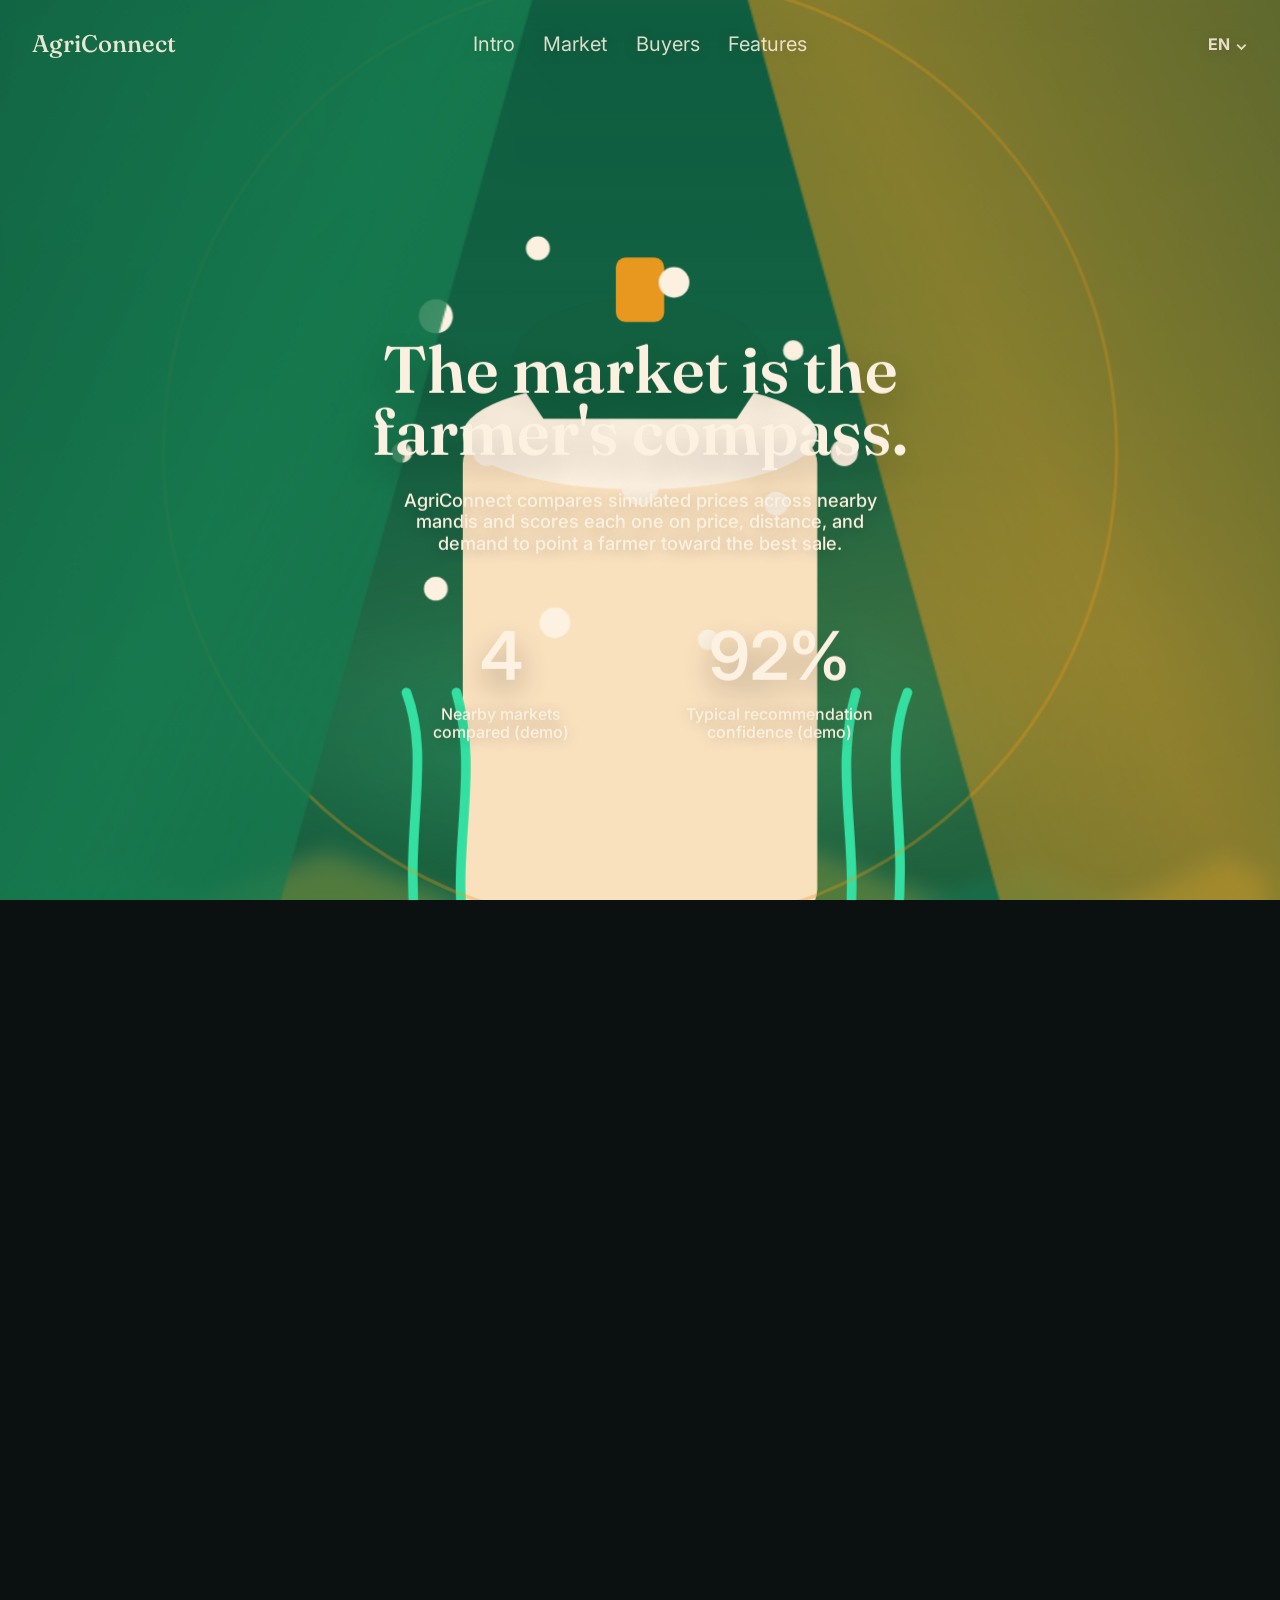
<file: mandi.html>
<!DOCTYPE html>
<html lang="en">
<head>
<meta charset="UTF-8" />
<meta name="viewport" content="width=device-width, initial-scale=1.0" />
<title>AgriConnect — Mandi</title>
<meta name="description" content="A cinematic scroll story for AgriConnect — SIH26132: strengthening market linkages and price discovery for farmers." />
<link rel="icon" href="data:image/svg+xml,<svg xmlns=%22http://www.w3.org/2000/svg%22 viewBox=%220 0 100 100%22><text y=%22.9em%22 font-size=%2290%22>🌾</text></svg>" />
<link rel="preconnect" href="https://fonts.googleapis.com">
<link rel="preconnect" href="https://fonts.gstatic.com" crossorigin>
<link href="https://fonts.googleapis.com/css2?family=Fraunces:opsz,wght@9..144,500;9..144,600&family=Inter:wght@400;500;700&display=swap" rel="stylesheet">
<link rel="stylesheet" href="mandi.css" />
</head>
<body>
<main class="site-shell">
  <section class="cinema-scroll" id="cinema" aria-label="AgriConnect cinematic scroll story">
    <div class="stage">
      <div class="world">
        <div class="scene-img sky-img" aria-hidden="true">
          <span class="sky-blob sky-blob--amber"></span>
          <span class="sky-blob sky-blob--emerald"></span>
          <svg class="sky-contours" viewBox="0 0 1600 500" preserveAspectRatio="none" aria-hidden="true">
            <path d="M-50 420 C 300 360, 700 460, 1050 380 S 1650 420, 1700 400" />
            <path d="M-50 460 C 320 400, 680 500, 1080 430 S 1620 470, 1700 450" />
            <path d="M-50 340 C 260 300, 760 380, 1120 320 S 1600 350, 1700 330" />
          </svg>
        </div>

        <header class="site-header" aria-label="Primary navigation">
          <a class="site-logo" href="#cinema">AgriConnect</a>
          <nav class="site-nav" aria-label="Main menu">
            <a href="#cinema">Intro</a>
            <a href="#bridge">Market</a>
            <a href="#bazaar">Buyers</a>
            <a href="#routes">Features</a>
          </nav>
          <button class="language-switcher" aria-label="Change language" type="button">
            <span>EN</span>
            <span aria-hidden="true">⌄</span>
          </button>
        </header>

        <div class="back-stack">
          <div class="scene-img back-img back-four" aria-hidden="true"></div>

          <section class="sights-slider" id="routes" aria-label="AgriConnect feature slider">
            <div class="sights-track">
              <article class="sight-card" tabindex="0" role="button" aria-label="Open Farmer Dashboard card">
                <span class="sight-kicker">List Produce</span>
                <span class="sight-pin"><svg viewBox="0 0 24 24" fill="none" stroke="currentColor" stroke-width="1.8" stroke-linecap="round" stroke-linejoin="round"><path d="M5 21c0-8 4-14 14-16-1 9-6 14-14 16Z"/><path d="M5 21c2-4 5-7 9-9"/></svg></span>
                <h3>Farmer Dashboard</h3>
                <p>Add crop, quantity, quality and harvest date in one simple form.</p>
              </article>
              <article class="sight-card" tabindex="0" role="button" aria-label="Open Market Intelligence card">
                <span class="sight-kicker">Live Prices</span>
                <span class="sight-pin"><svg viewBox="0 0 24 24" fill="none" stroke="currentColor" stroke-width="1.8" stroke-linecap="round" stroke-linejoin="round"><path d="M4 20V10M11 20V4M18 20v-7"/><path d="M2 20h20"/></svg></span>
                <h3>Market Intelligence</h3>
                <p>Compare simulated prices across nearby mandis, updated by demo data.</p>
              </article>
              <article class="sight-card" tabindex="0" role="button" aria-label="Open Recommendation Engine card">
                <span class="sight-kicker">AI Recommend</span>
                <span class="sight-pin"><svg viewBox="0 0 24 24" fill="none" stroke="currentColor" stroke-width="1.8" stroke-linecap="round" stroke-linejoin="round"><path d="M12 3v4M12 17v4M3 12h4M17 12h4M6 6l2.5 2.5M15.5 15.5 18 18M18 6l-2.5 2.5M8.5 15.5 6 18"/><circle cx="12" cy="12" r="3"/></svg></span>
                <h3>Recommendation Engine</h3>
                <p>Best market, best time to sell, and expected net profit — computed live.</p>
              </article>
              <article class="sight-card" tabindex="0" role="button" aria-label="Open Buyer Matching card">
                <span class="sight-kicker">Verified Buyers</span>
                <span class="sight-pin"><svg viewBox="0 0 24 24" fill="none" stroke="currentColor" stroke-width="1.8" stroke-linecap="round" stroke-linejoin="round"><path d="M9 15 15 9"/><path d="M11 6l1-1a4 4 0 0 1 6 6l-1 1"/><path d="M13 18l-1 1a4 4 0 0 1-6-6l1-1"/></svg></span>
                <h3>Buyer Matching</h3>
                <p>Matched offers from institutions and FPOs, accept or reject instantly.</p>
              </article>
              <article class="sight-card" tabindex="0" role="button" aria-label="Open Deal Confirmation card">
                <span class="sight-kicker">Digital Agreement</span>
                <span class="sight-pin"><svg viewBox="0 0 24 24" fill="none" stroke="currentColor" stroke-width="1.8" stroke-linecap="round" stroke-linejoin="round"><path d="M6 2h9l5 5v15H6z"/><path d="M15 2v5h5"/><path d="m9 14 2 2 4-4"/></svg></span>
                <h3>Deal Confirmation</h3>
                <p>A clean, simulated agreement summary the moment an offer is accepted.</p>
              </article>
            </div>
          </section>

          <div class="scene-img back-img back-bazaar" aria-hidden="true">
            <svg viewBox="0 0 1200 260" preserveAspectRatio="xMidYMax meet" aria-hidden="true">
              <g class="stalls">
                <path d="M40 260 L40 150 L140 110 L240 150 L240 260 Z" />
                <path d="M220 260 L220 140 L340 95 L460 140 L460 260 Z" />
                <path d="M440 260 L440 150 L560 108 L680 150 L680 260 Z" />
                <path d="M660 260 L660 140 L780 95 L900 140 L900 260 Z" />
                <path d="M880 260 L880 150 L980 110 L1080 150 L1080 260 Z" />
                <path d="M1060 260 L1060 145 L1160 100 L1260 145 L1260 260 Z" />
              </g>
            </svg>
          </div>
        </div>

        <div class="sights-controls" aria-label="Slider controls">
          <button class="sight-nav sight-prev" type="button" aria-label="Previous feature">←</button>
          <button class="sight-nav sight-next" type="button" aria-label="Next feature">→</button>
        </div>

        <h1 class="hero-title">MANDI</h1>

        <div class="scene-img splitframe-img splitframe-left" aria-hidden="true"></div>
        <div class="scene-img splitframe-img splitframe-right" aria-hidden="true"></div>

        <div class="scene-img bridge-img" aria-hidden="true">
          <svg viewBox="0 0 400 480" aria-hidden="true">
            <ellipse cx="200" cy="460" rx="170" ry="18" class="silo-shadow" />
            <rect x="90" y="140" width="220" height="300" rx="18" class="silo-body" />
            <rect x="90" y="140" width="220" height="300" rx="18" class="silo-body-shade" />
            <ellipse cx="200" cy="140" rx="110" ry="34" class="silo-top" />
            <path d="M120 100 C 120 40, 280 40, 280 100 L 260 130 L 140 130 Z" class="silo-cone" />
            <rect x="185" y="30" width="30" height="40" rx="6" class="silo-cap" />
            <g class="silo-stalks">
              <path d="M60 440 C 55 380 70 340 55 300" />
              <path d="M90 450 C 84 390 100 350 86 300" />
              <path d="M330 450 C 336 390 320 350 334 300" />
              <path d="M360 440 C 366 380 350 340 366 300" />
            </g>
          </svg>
        </div>

        <div class="scene-img frame-two-img" aria-hidden="true">
          <svg viewBox="0 0 600 600" aria-hidden="true">
            <circle cx="300" cy="300" r="280" class="grain-ring" />
            <g class="grain-specks">
              <circle cx="180" cy="220" r="10" /><circle cx="240" cy="180" r="7" />
              <circle cx="320" cy="200" r="9" /><circle cx="390" cy="240" r="6" />
              <circle cx="210" cy="300" r="8" /><circle cx="300" cy="320" r="11" />
              <circle cx="380" cy="330" r="7" /><circle cx="250" cy="400" r="9" />
              <circle cx="340" cy="410" r="6" /><circle cx="180" cy="380" r="7" />
              <circle cx="420" cy="300" r="8" /><circle cx="160" cy="300" r="6" />
            </g>
          </svg>
        </div>

        <div class="shade" aria-hidden="true"></div>
      </div>

      <section class="intro-copy" aria-label="AgriConnect overview">
        <p>Transparent prices, direct buyer connections, and a data-backed recommendation for every harvest — built for the Indian farmer, one mandi at a time. All figures on this site are simulated for demonstration.</p>
        <div class="hero-tags" aria-label="AgriConnect highlights">
          <span>Market Linkages</span>
          <span>Price Discovery</span>
          <span>SIH26132</span>
        </div>
      </section>

      <section class="story-panel story-panel-bridge" id="bridge" aria-label="Market intelligence details">
        <h2>The market is the farmer's compass.</h2>
        <p>AgriConnect compares simulated prices across nearby mandis and scores each one on price, distance, and demand to point a farmer toward the best sale.</p>
        <dl class="facts">
          <div><dt>4</dt><dd>Nearby markets compared (demo)</dd></div>
          <div><dt>92%</dt><dd>Typical recommendation confidence (demo)</dd></div>
        </dl>
      </section>

      <section class="story-panel story-panel-bazaar" id="bazaar" aria-label="Buyer network details">
        <h2>The buyer network keeps trade close.</h2>
        <p>Institutional buyers, FPOs, and retail chains are matched to each listing by quantity, quality, and location fit.</p>
        <button class="note-button" type="button">
          <span aria-hidden="true">↗</span>
          <span>Open buyer network notes</span>
        </button>
      </section>
    </div>
  </section>
</main>

<script src="mandi.js" defer></script>
</body>
</html>
</file>
<file: styles.css>
:root{
  --green-900:#0b3d2e;
  --green-800:#0e4f37;
  --green-700:#12603f;
  --green-600:#177a4f;
  --green-500:#1f9463;
  --green-400:#2fb37d;
  --emerald-glow:#34e0a1;
  --green-100:#e4f2ea;
  --slate-900:#1c2430;
  --slate-700:#3c4a5c;
  --slate-500:#67788c;
  --slate-300:#c4ccd6;
  --slate-100:#eef1f5;
  --white:#ffffff;
  --amber-500:#e8971f;
  --amber-600:#c97c0e;
  --amber-100:#fdf1dd;
  --red-500:#c74b3f;
  --radius:14px;
  --shadow:0 1px 2px rgba(11,61,46,0.06), 0 8px 24px rgba(11,61,46,0.08);
  --shadow-lg:0 20px 50px rgba(11,61,46,0.16), 0 4px 14px rgba(11,61,46,0.08);
  --glass-bg:rgba(255,255,255,0.72);
  --glass-border:rgba(255,255,255,0.6);
  --maxw:1140px;
}

*,*::before,*::after{box-sizing:border-box;}
html{scroll-behavior:smooth;}
body{
  margin:0;
  font-family:'Inter',system-ui,-apple-system,Roboto,Helvetica,Arial,sans-serif;
  color:var(--slate-900);
  background:
    radial-gradient(680px circle at 88% 0%, rgba(31,148,99,0.10), transparent 60%),
    radial-gradient(620px circle at 6% 30%, rgba(232,151,31,0.08), transparent 55%),
    radial-gradient(900px circle at 50% 100%, rgba(31,148,99,0.07), transparent 60%),
    var(--white);
  background-attachment:fixed;
  line-height:1.5;
}
img{max-width:100%;display:block;}
a{color:inherit;text-decoration:none;}
.container{max-width:var(--maxw);margin:0 auto;padding:0 20px;}

h1,h2,h3,.nav__title,.tag,.btn,.stat-card__value,.rec-card__value,.gauge__value,
.journey__num,.journey__label,.metric-card__value,.role-card h3{
  font-family:'Space Grotesk',system-ui,-apple-system,sans-serif;
}
h1,h2,h3{letter-spacing:-0.01em;}

.text-gradient{
  background:linear-gradient(90deg, var(--emerald-glow), var(--amber-500));
  -webkit-background-clip:text;background-clip:text;color:transparent;
}

svg{display:block;}
.icon-inline{width:1em;height:1em;display:inline-block;vertical-align:-0.15em;margin-right:2px;}

/* ---------- reveal-on-scroll ---------- */
.reveal{opacity:0;transform:translateY(22px);transition:opacity .6s cubic-bezier(.2,.7,.2,1), transform .6s cubic-bezier(.2,.7,.2,1);}
.reveal.is-visible{opacity:1;transform:translateY(0);}

/* ---------- spotlight hover cards ---------- */
.spot,.card,.buyer-card,.mock-card{position:relative;overflow:hidden;isolation:isolate;}
.spot::before,.card::before,.buyer-card::before,.mock-card::before{
  content:"";position:absolute;inset:0;z-index:0;pointer-events:none;
  background:radial-gradient(260px circle at var(--x,50%) var(--y,50%), rgba(31,148,99,0.14), transparent 65%);
  opacity:0;transition:opacity .3s ease;
}
.spot:hover::before,.card:hover::before,.buyer-card:hover::before,.mock-card:hover::before{opacity:1;}
.spot > *,.card > *,.buyer-card > *,.mock-card > *{position:relative;z-index:1;}

/* ---------- PRICE TICKER ---------- */
.ticker{
  position:sticky;top:0;z-index:51;
  display:flex;align-items:center;gap:0;
  background:linear-gradient(90deg, var(--green-900), var(--green-700));
  color:var(--white);overflow:hidden;height:30px;
  font-family:'JetBrains Mono','Space Grotesk',monospace;
}
.ticker__label{
  flex-shrink:0;font-size:0.62rem;font-weight:700;letter-spacing:0.06em;
  background:var(--amber-500);color:#3a2400;padding:0 12px;height:100%;
  display:flex;align-items:center;z-index:1;
}
.ticker__track{
  display:flex;gap:36px;white-space:nowrap;padding-left:20px;
  animation:tickerScroll 32s linear infinite;
}
.ticker:hover .ticker__track{animation-play-state:paused;}
.ticker__item{font-size:0.72rem;display:inline-flex;align-items:center;gap:6px;opacity:0.92;}
.ticker__item .crop{font-weight:600;}
.ticker__item .up{color:var(--emerald-glow);}
.ticker__item .down{color:#ff9b8a;}
@keyframes tickerScroll{from{transform:translateX(0);}to{transform:translateX(-50%);}}
@media (prefers-reduced-motion: reduce){.ticker__track{animation:none;}}

/* ---------- CINEMATIC SCROLL INTRO ---------- */
:root{
  --cine-title-y:0px; --cine-title-scale:1; --cine-title-opacity:1;
  --cine-intro-y:0px; --cine-intro-opacity:1;
  --cine-hills-far-y:0px; --cine-hills-mid-y:0px; --cine-field-scale:1;
  --cine-sun-y:0px; --cine-figure-x:0px; --cine-figure-y:0px;
  --cine-shade-alpha:0; --cine-panel1-opacity:0; --cine-panel1-y:40px;
  --cine-panel2-opacity:0; --cine-panel2-y:40px;
  --cine-mx:0; --cine-my:0;
}
.cinema-scroll{position:relative;height:calc(100vh + 1900px);background:#0b3d2e;}
.cinema-stage{position:sticky;top:0;height:100vh;min-height:560px;overflow:hidden;isolation:isolate;}
.cinema-world{position:absolute;inset:0;overflow:hidden;}
.cine-sky{
  position:absolute;inset:0;
  background:linear-gradient(180deg,#0b3d2e 0%,#12603f 42%,#1f9463 68%,#e8971f 100%);
  transform:translate3d(0,var(--cine-sun-y),0);
}
.cine-sun{
  position:absolute;left:50%;top:30%;width:220px;height:220px;border-radius:50%;
  background:radial-gradient(circle,#ffe6b3 0%,rgba(232,151,31,0.55) 55%,transparent 75%);
  transform:translate3d(-50%,calc(-50% + var(--cine-sun-y)),0);filter:blur(1px);
}
.cine-hills{position:absolute;left:-5%;width:110%;height:46%;display:block;}
.cine-hills--far{bottom:14%;opacity:0.85;transform:translate3d(0,var(--cine-hills-far-y),0);}
.cine-hills--mid{bottom:0;transform:translate3d(0,var(--cine-hills-mid-y),0);}
.cine-field{
  position:absolute;left:0;right:0;bottom:0;height:22%;
  background:
    repeating-linear-gradient(100deg, rgba(253,241,225,0.10) 0 3px, transparent 3px 26px),
    linear-gradient(180deg,#177a4f,#0e4f37);
  transform-origin:50% 100%;
  transform:scale(var(--cine-field-scale));
}
.cine-figure{
  position:absolute;left:12%;bottom:21%;width:58px;height:76px;
  transform:translate3d(var(--cine-figure-x),var(--cine-figure-y),0);
}
@media (max-width:900px){.cine-figure{display:none;}}
.cine-figure svg{width:100%;height:100%;filter:drop-shadow(0 6px 14px rgba(0,0,0,0.3));}
.cine-title{
  position:absolute;left:50%;top:22%;width:min(92vw,900px);margin:0;text-align:center;
  font-family:'Fraunces',Georgia,serif;font-weight:600;font-size:clamp(3rem,9vw,6.5rem);
  line-height:0.95;letter-spacing:-0.01em;color:#fdf1e1;text-shadow:0 16px 38px rgba(0,0,0,0.32);
  transform:translate3d(-50%,var(--cine-title-y),0) scale(var(--cine-title-scale));
  opacity:var(--cine-title-opacity);
}
.cine-intro{
  position:absolute;left:50%;bottom:9%;width:min(560px,calc(100vw - 40px));text-align:center;
  transform:translate3d(-50%,var(--cine-intro-y),0);opacity:var(--cine-intro-opacity);
}
.cine-intro p{margin:0 auto;color:#fdf1e1;font-size:1.06rem;font-weight:500;line-height:1.3;text-shadow:0 2px 18px rgba(0,0,0,0.4);}
.cine-tags{display:flex;flex-wrap:wrap;justify-content:center;gap:10px;margin-top:20px;}
.cine-tags span{
  display:inline-flex;align-items:center;min-height:38px;padding:0 18px;border-radius:999px;
  background:rgba(253,241,225,0.94);color:var(--green-900);font-size:0.86rem;font-weight:600;
  box-shadow:0 12px 26px rgba(0,0,0,0.18);
}
.cine-shade{
  position:absolute;inset:0;pointer-events:none;
  background:linear-gradient(180deg, rgba(11,22,17,var(--cine-shade-alpha)) 0%, rgba(11,22,17,calc(var(--cine-shade-alpha) * 0.6)) 55%, rgba(11,22,17,calc(var(--cine-shade-alpha) * 0.85)) 100%);
}
.cine-panel{
  position:absolute;left:50%;top:50%;width:min(620px,calc(100vw - 40px));text-align:center;
  transform:translate3d(-50%,calc(-50% + var(--cine-panel1-y)),0);opacity:var(--cine-panel1-opacity);
}
.cine-panel--two{transform:translate3d(-50%,calc(-50% + var(--cine-panel2-y)),0);opacity:var(--cine-panel2-opacity);}
.cine-panel h2{margin:0;font-family:'Fraunces',Georgia,serif;font-weight:600;color:#fdf1e1;font-size:clamp(1.7rem,4vw,2.6rem);line-height:1.05;text-shadow:0 14px 34px rgba(0,0,0,0.35);}
.cine-panel p{margin:18px auto 0;max-width:480px;color:rgba(253,241,225,0.88);font-size:1.02rem;line-height:1.4;text-shadow:0 2px 16px rgba(0,0,0,0.4);}
.cine-facts{display:grid;grid-template-columns:1fr 1fr;gap:28px;width:min(420px,100%);margin:32px auto 0;}
.cine-facts dt{font-family:'Fraunces',Georgia,serif;font-weight:600;font-size:2.4rem;color:var(--emerald-glow);text-shadow:0 10px 24px rgba(0,0,0,0.3);}
.cine-facts dd{margin:8px 0 0;color:rgba(253,241,225,0.85);font-size:0.86rem;line-height:1.25;}
.cine-cta{
  display:inline-flex;align-items:center;gap:8px;margin-top:26px;padding:12px 26px;border-radius:999px;
  background:linear-gradient(135deg,var(--green-500),var(--green-700));color:#fff;font-weight:700;font-size:0.94rem;
  box-shadow:0 14px 32px rgba(23,122,79,0.4);
}
@media (prefers-reduced-motion: reduce){
  .cine-sky,.cine-sun,.cine-hills,.cine-field,.cine-figure,.cine-title,.cine-intro,.cine-panel{transition:none;}
}
@media (max-width:700px){
  .cinema-scroll{height:calc(100vh + 1500px);}
  .cine-title{top:20%;}
  .cine-facts{gap:14px;}
  .cine-facts dt{font-size:1.9rem;}
}

/* ---------- TICKER RIGHT ---------- */
.ticker__right{
  margin-left:auto;flex-shrink:0;display:flex;align-items:center;gap:10px;
  padding:0 14px;font-size:0.68rem;white-space:nowrap;
}
.ticker__pill{
  background:rgba(255,255,255,0.14);padding:2px 9px;border-radius:999px;font-weight:700;letter-spacing:0.03em;
}
.ticker__helpline{opacity:0.85;display:none;}
@media (min-width:720px){.ticker__helpline{display:inline;}}

/* ---------- NAV META (district / voice / advisor / lang / notif) ---------- */
.nav__meta{display:flex;align-items:center;gap:10px;flex-wrap:wrap;}
.district-select,.lang-select{
  display:inline-flex;align-items:center;gap:6px;
  background:var(--slate-100);border:1px solid rgba(196,204,214,0.7);color:var(--slate-700);
  padding:8px 12px;border-radius:999px;font-size:0.78rem;cursor:pointer;
}
.district-select svg{width:14px;height:14px;color:var(--green-700);flex-shrink:0;}
.district-select strong{color:var(--slate-900);}
.lang-select{padding:8px 10px;font-weight:700;}
.btn-chip{
  display:inline-flex;align-items:center;gap:6px;
  padding:8px 12px;border-radius:999px;font-size:0.78rem;font-weight:600;cursor:pointer;
  border:1px solid transparent;background:transparent;
}
.btn-chip svg{width:15px;height:15px;flex-shrink:0;}
.btn-chip--amber{color:var(--amber-600);border-color:#f0d9ae;background:var(--amber-100);}
.btn-chip--amber:hover{background:#ffe6b3;}
.btn-chip--green{color:var(--green-700);border-color:rgba(23,122,79,0.25);background:var(--green-100);}
.btn-chip--green:hover{background:#d9efe2;}
.notif-btn{
  position:relative;width:36px;height:36px;border-radius:999px;border:1px solid rgba(196,204,214,0.7);
  background:var(--white);color:var(--slate-700);display:inline-flex;align-items:center;justify-content:center;cursor:pointer;
}
.notif-btn svg{width:16px;height:16px;}
.notif-badge{
  position:absolute;top:-4px;right:-4px;min-width:16px;height:16px;padding:0 3px;border-radius:999px;
  background:var(--red-500);color:var(--white);font-size:0.6rem;font-weight:700;
  display:flex;align-items:center;justify-content:center;line-height:1;
}
@media (max-width:1100px){.district-select span:not([aria-hidden]),.btn-chip{display:none;}
  .district-select,.btn-chip{padding:8px;}
}

/* ---------- NAV ---------- */
.nav{
  position:sticky;top:30px;z-index:50;
  background:rgba(255,255,255,0.78);
  backdrop-filter:blur(14px) saturate(160%);
  -webkit-backdrop-filter:blur(14px) saturate(160%);
  color:var(--green-900);
  border-bottom:1px solid rgba(196,204,214,0.5);
  box-shadow:0 8px 30px rgba(11,61,46,0.06);
}
.nav__inner{display:flex;align-items:center;gap:20px;padding:12px 20px;flex-wrap:wrap;}
.nav__brand{display:flex;align-items:center;gap:10px;margin-right:auto;}
.nav__logo{
  width:34px;height:34px;border-radius:9px;flex-shrink:0;
  display:flex;align-items:center;justify-content:center;
  background:linear-gradient(135deg, var(--green-500), var(--green-800));
  color:var(--white);box-shadow:0 4px 12px rgba(23,122,79,0.35);
}
.nav__logo svg{width:18px;height:18px;}
.nav__title{font-weight:700;font-size:1.05rem;line-height:1.1;color:var(--green-900);}
.nav__subtitle{font-size:0.72rem;color:var(--slate-500);}
.nav__links{display:flex;gap:18px;flex-wrap:wrap;}
.nav__links a{font-size:0.88rem;color:var(--slate-700);padding:4px 2px;border-bottom:2px solid transparent;}
.nav__links a:hover{color:var(--green-700);border-color:var(--amber-500);}

.badge{
  display:inline-flex;align-items:center;gap:6px;
  padding:4px 10px;border-radius:999px;
  font-size:0.7rem;font-weight:700;letter-spacing:0.04em;
}
.badge--demo{background:var(--amber-100);color:var(--amber-600);}
.badge--sm{font-size:0.62rem;padding:2px 8px;}
.badge--success{background:var(--green-100);color:var(--green-700);}

.dot{width:8px;height:8px;border-radius:50%;display:inline-block;flex-shrink:0;}
.dot--amber{background:var(--amber-500);}
.dot--slate{background:var(--slate-500);}

/* ---------- HERO ---------- */
.hero{
  position:relative;overflow:hidden;padding:72px 0 48px;
  background:linear-gradient(160deg, #fbfdfc 0%, #eef7f1 45%, #f7f3e9 100%);
  color:var(--slate-900);
}
.hero__mesh{position:absolute;inset:0;z-index:0;overflow:hidden;pointer-events:none;}
.blob{
  position:absolute;border-radius:50%;filter:blur(70px);opacity:0.35;
  animation:blobDrift 22s ease-in-out infinite;
}
.blob--1{width:420px;height:420px;top:-140px;left:-80px;background:radial-gradient(circle, var(--emerald-glow), transparent 70%);animation-delay:0s;}
.blob--2{width:360px;height:360px;top:60px;right:-100px;background:radial-gradient(circle, var(--amber-500), transparent 70%);opacity:0.25;animation-delay:-7s;}
.blob--3{width:300px;height:300px;bottom:-160px;left:38%;background:radial-gradient(circle, #1f9463, transparent 70%);animation-delay:-14s;}
.hero__grain{position:absolute;inset:0;background:radial-gradient(circle at 50% 0%, rgba(11,61,46,0.03), transparent 60%);}
@keyframes blobDrift{
  0%,100%{transform:translate(0,0) scale(1);}
  33%{transform:translate(30px,-20px) scale(1.08);}
  66%{transform:translate(-24px,18px) scale(0.95);}
}
@media (prefers-reduced-motion: reduce){.blob{animation:none;}}

.hero__grid{position:relative;z-index:1;display:grid;grid-template-columns:1.15fr 0.85fr;gap:40px;align-items:center;margin-bottom:64px;}
.tag{
  display:inline-block;background:var(--green-100);color:var(--green-800);
  border:1px solid rgba(23,122,79,0.2);
  font-size:0.72rem;font-weight:700;letter-spacing:0.04em;padding:5px 12px;border-radius:999px;margin-bottom:16px;
}
.hero__copy h1{font-size:2.4rem;line-height:1.15;margin:0 0 16px;color:var(--green-900);}
.hero__lead{font-size:1.02rem;color:var(--slate-700);margin-bottom:24px;max-width:56ch;}
.hero__cta{display:flex;gap:14px;flex-wrap:wrap;margin-bottom:20px;}
.hero__notice{
  display:flex;align-items:center;gap:8px;
  font-size:0.82rem;color:#7a5410;
  background:var(--amber-100);border:1px solid #f0d9ae;
  padding:10px 14px;border-radius:var(--radius);max-width:60ch;
  backdrop-filter:blur(6px);
}

.btn{
  display:inline-flex;align-items:center;justify-content:center;
  padding:12px 22px;border-radius:10px;font-weight:600;font-size:0.92rem;
  border:1px solid transparent;cursor:pointer;
  transition:transform .18s cubic-bezier(.2,.8,.2,1), box-shadow .18s ease, background .18s ease;
}
.btn:active{transform:translateY(1px) scale(0.98);}
.btn--primary{
  background:linear-gradient(135deg, var(--green-500), var(--green-700));
  color:var(--white);box-shadow:0 8px 22px rgba(23,122,79,0.35);
}
.btn--primary:hover{transform:translateY(-2px);box-shadow:0 12px 28px rgba(23,122,79,0.45);}
.btn--ghost{background:rgba(255,255,255,0.6);color:var(--green-700);border-color:rgba(23,122,79,0.35);backdrop-filter:blur(6px);}
.btn--ghost:hover{background:var(--white);transform:translateY(-2px);}
.btn--block{width:100%;}
.btn--sm{padding:8px 14px;font-size:0.82rem;}
.btn--reject{background:var(--white);color:var(--red-500);border-color:var(--red-500);}
.btn--reject:hover{background:#fbeceb;}
.btn:disabled{opacity:0.55;cursor:not-allowed;transform:none;}

.hero__panel{display:flex;flex-direction:column;gap:14px;}
.stat-card{
  background:var(--glass-bg);border:1px solid var(--glass-border);
  border-radius:var(--radius);padding:16px 18px;box-shadow:var(--shadow-lg);
  backdrop-filter:blur(16px) saturate(160%);-webkit-backdrop-filter:blur(16px) saturate(160%);
  transition:transform .2s ease;
}
.stat-card:hover{transform:translateY(-3px);}
.stat-card__label{font-size:0.76rem;color:var(--slate-700);margin-bottom:4px;}
.stat-card__value{font-size:1.6rem;font-weight:700;color:var(--green-700);}
.stat-card__foot{font-size:0.72rem;color:var(--slate-500);margin-top:2px;}

.section-title{font-size:1.4rem;color:var(--green-900);margin-bottom:20px;position:relative;z-index:1;}
.section-title--center{text-align:center;}

.role-grid{position:relative;z-index:1;display:grid;grid-template-columns:repeat(3,1fr);gap:20px;}
@media (min-width: 901px){
  .role-grid.bento{grid-template-columns:repeat(4,1fr);}
  .role-grid.bento .role-card--wide{grid-column:span 2;}
}
.role-card{
  background:var(--glass-bg);border:1px solid var(--glass-border);border-radius:var(--radius);
  padding:26px 22px;box-shadow:var(--shadow-lg);
  backdrop-filter:blur(16px) saturate(160%);-webkit-backdrop-filter:blur(16px) saturate(160%);
  transition:border-color .2s ease, transform .25s cubic-bezier(.2,.8,.2,1), box-shadow .25s ease;
}
.role-card:hover{border-color:var(--green-500);transform:translateY(-6px) scale(1.01);box-shadow:0 26px 55px rgba(11,61,46,0.28);}
.role-card__icon{
  width:44px;height:44px;margin-bottom:14px;border-radius:11px;
  display:flex;align-items:center;justify-content:center;color:var(--green-700);
  background:linear-gradient(135deg, var(--green-100), rgba(232,151,31,0.18));
}
.role-card__icon svg{width:22px;height:22px;}
.role-card h3{margin:0 0 6px;color:var(--slate-900);font-size:1.08rem;}
.role-card p{color:var(--slate-700);font-size:0.88rem;margin:0 0 14px;}
.role-card__link{color:var(--green-700);font-weight:600;font-size:0.85rem;}

/* ---------- JOURNEY RAIL ---------- */
.journey{position:relative;z-index:1;background:var(--white);border-bottom:1px solid rgba(196,204,214,0.5);}
.journey__inner{
  display:flex;align-items:center;justify-content:center;gap:10px;
  padding:14px 20px;overflow-x:auto;
}
.journey__step{
  display:flex;align-items:center;gap:8px;padding:6px 10px;border-radius:8px;
  transition:background .15s ease;flex-shrink:0;
}
.journey__step:hover{background:var(--green-100);}
.journey__num{
  font-size:0.7rem;font-weight:700;color:var(--white);
  background:linear-gradient(135deg, var(--green-500), var(--green-700));
  width:22px;height:22px;border-radius:50%;display:flex;align-items:center;justify-content:center;
  flex-shrink:0;
}
.journey__label{font-size:0.82rem;font-weight:600;color:var(--slate-700);white-space:nowrap;}
.journey__arrow{color:var(--slate-300);font-size:0.9rem;flex-shrink:0;}
@media (max-width: 700px){
  .journey__label{display:none;}
  .journey__inner{gap:4px;}
  .journey__arrow{margin:0 -2px;}
}

/* ---------- SECTION SHELL ---------- */
.section{padding:56px 0;position:relative;}
.section--alt{
  background:
    radial-gradient(700px circle at 90% 10%, rgba(31,148,99,0.08), transparent 55%),
    radial-gradient(600px circle at 4% 90%, rgba(232,151,31,0.07), transparent 55%),
    var(--slate-100);
}
.section-head{display:flex;gap:16px;align-items:flex-start;margin-bottom:28px;}
.section-icon{
  width:44px;height:44px;border-radius:12px;flex-shrink:0;
  display:flex;align-items:center;justify-content:center;color:var(--green-700);
  background:linear-gradient(135deg, var(--green-100), rgba(232,151,31,0.15));
  box-shadow:inset 0 0 0 1px rgba(23,122,79,0.15);
}
.section-icon svg{width:22px;height:22px;}
.section-head h2{margin:0 0 4px;color:var(--green-900);font-size:1.5rem;}
.section-desc{margin:0;color:var(--slate-500);font-size:0.92rem;}

.grid-2{display:grid;grid-template-columns:1fr 1fr;gap:24px;}
.grid-3{display:grid;grid-template-columns:repeat(3,1fr);gap:20px;}
.mb{margin-bottom:24px;}

.card{
  background:var(--glass-bg);border:1px solid rgba(196,204,214,0.5);
  border-radius:var(--radius);padding:22px;box-shadow:var(--shadow);
  backdrop-filter:blur(14px) saturate(160%);-webkit-backdrop-filter:blur(14px) saturate(160%);
  transition:transform .2s cubic-bezier(.2,.8,.2,1), box-shadow .2s ease, border-color .2s ease;
}
.card:hover{transform:translateY(-3px);box-shadow:var(--shadow-lg);border-color:rgba(31,148,99,0.35);}
.card__title{margin:0 0 16px;font-size:1.02rem;color:var(--slate-900);display:flex;align-items:center;gap:10px;flex-wrap:wrap;}

.chip{
  font-size:0.66rem;font-weight:700;letter-spacing:0.03em;
  background:linear-gradient(120deg, var(--amber-100), #ffe6b3);
  color:var(--amber-600);
  padding:3px 8px;border-radius:6px;
}
.chip--muted{background:var(--slate-100);color:var(--slate-500);}

/* ---------- FORM ---------- */
.form-row{margin-bottom:16px;}
.form-row--split{display:grid;grid-template-columns:1fr 1fr;gap:14px;}
.form-row label{display:block;font-size:0.8rem;font-weight:600;color:var(--slate-700);margin-bottom:6px;}
.form-row input,.form-row select{
  width:100%;padding:10px 12px;border:1px solid var(--slate-300);border-radius:8px;
  font-size:0.92rem;color:var(--slate-900);background:var(--white);
}
.form-row input:focus,.form-row select:focus{outline:2px solid var(--green-500);outline-offset:1px;}
.form-hint{font-size:0.74rem;color:var(--slate-500);margin-top:10px;}

.kv-list{list-style:none;margin:0 0 16px;padding:0;}
.kv-list li{display:flex;justify-content:space-between;padding:9px 0;border-bottom:1px solid var(--slate-100);font-size:0.9rem;}
.kv-list li:last-child{border-bottom:none;}
.kv-list span{color:var(--slate-500);}
.kv-list strong{color:var(--slate-900);font-weight:600;}

.callout{display:flex;gap:10px;align-items:flex-start;padding:12px 14px;border-radius:8px;font-size:0.82rem;}
.callout--amber{background:var(--amber-100);color:#7a5410;border:1px solid #f0d9ae;}
.callout--info{background:var(--green-100);color:var(--green-900);border:1px solid #cfe6da;margin-top:24px;}
.callout .dot{margin-top:6px;}

/* ---------- METRIC / MARKET ---------- */
.metric-card__label{font-size:0.8rem;color:var(--slate-500);margin-bottom:8px;}
.metric-card__value{font-size:1.7rem;font-weight:700;color:var(--green-900);}
.metric-card__value span{font-size:0.85rem;font-weight:500;color:var(--slate-500);margin-left:4px;}
.metric-card__delta{font-size:0.78rem;color:var(--slate-500);margin-top:8px;}
.metric-card__delta--up{color:var(--green-600);font-weight:600;}

.chart{width:100%;height:220px;display:block;}
.chart-caption{font-size:0.74rem;color:var(--slate-500);margin:10px 0 0;}

.table{width:100%;border-collapse:collapse;font-size:0.86rem;}
.table th{
  text-align:left;font-size:0.72rem;text-transform:uppercase;letter-spacing:0.03em;
  color:var(--slate-500);padding:8px 10px;border-bottom:2px solid var(--slate-100);
}
.table td{padding:10px;border-bottom:1px solid var(--slate-100);color:var(--slate-900);}
.table tr:last-child td{border-bottom:none;}
.table td strong{color:var(--green-700);}
.tag-demand{padding:3px 9px;border-radius:999px;font-size:0.72rem;font-weight:600;}
.tag-demand--high{background:var(--green-100);color:var(--green-700);}
.tag-demand--medium{background:var(--amber-100);color:var(--amber-600);}
.tag-demand--low{background:#f4e6e5;color:var(--red-500);}

/* ---------- RECOMMENDATION ---------- */
.rec-grid{display:grid;grid-template-columns:repeat(4,1fr);gap:18px;margin-bottom:24px;}
.rec-card{text-align:left;}
.rec-card__icon{width:1.6rem;height:1.6rem;margin-bottom:8px;color:var(--green-600);}
.rec-card__icon svg{width:100%;height:100%;}
.rec-card__label{font-size:0.78rem;color:var(--slate-500);margin-bottom:6px;}
.rec-card__value{font-size:1.25rem;font-weight:700;color:var(--slate-900);}
.rec-card__sub{font-size:0.76rem;color:var(--slate-500);margin-top:6px;}
.rec-card--primary{border-top:3px solid transparent;border-image:linear-gradient(90deg,var(--green-500),var(--green-700)) 1;}
.rec-card--accent{border-top:3px solid transparent;border-image:linear-gradient(90deg,var(--amber-500),#ffb84d) 1;}
.rec-card--accent .rec-card__value{color:var(--amber-600);}
.rec-card--accent .rec-card__icon{color:var(--amber-600);}

.rec-card--gauge{display:flex;flex-direction:column;align-items:center;text-align:center;}
.gauge{position:relative;width:104px;height:104px;margin-top:4px;}
.gauge__svg{width:100%;height:100%;transform:rotate(-90deg);}
.gauge__track{fill:none;stroke:var(--slate-100);stroke-width:9;}
.gauge__fill{
  fill:none;stroke:url(#gaugeGradient);stroke-width:9;stroke-linecap:round;
  stroke-dasharray:264;stroke-dashoffset:264;
  transition:stroke-dashoffset 1.1s cubic-bezier(.2,.8,.2,1);
}
.gauge__value{
  position:absolute;inset:0;display:flex;align-items:center;justify-content:center;
  font-size:1.4rem;font-weight:700;color:var(--green-700);
}

.breakdown-card .table td:last-child{text-align:right;font-weight:600;}
.breakdown-card .table tr.total td{border-top:2px solid var(--slate-300);font-weight:700;color:var(--green-800,var(--green-700));}

/* ---------- ENGINE REASONING TRACE ---------- */
.trace{
  background:#0b1611;border-radius:10px;padding:16px 18px;min-height:180px;
  font-family:'JetBrains Mono',monospace;font-size:0.78rem;line-height:1.7;
  color:#8be6b8;box-shadow:inset 0 0 0 1px rgba(52,224,161,0.15);
}
.trace__line{white-space:pre-wrap;word-break:break-word;}
.trace__line .trace__prompt{color:var(--emerald-glow);margin-right:6px;}
.trace__cursor{display:inline-block;width:7px;height:1em;background:var(--emerald-glow);vertical-align:-2px;animation:traceBlink 1s step-end infinite;}
@keyframes traceBlink{50%{opacity:0;}}

/* ---------- BUYER MATCHING ---------- */
.buyer-grid{display:grid;grid-template-columns:repeat(3,1fr);gap:20px;}
.buyer-card{
  background:var(--glass-bg);border:1px solid rgba(196,204,214,0.5);border-radius:var(--radius);
  padding:20px;box-shadow:var(--shadow);display:flex;flex-direction:column;gap:10px;
  backdrop-filter:blur(14px) saturate(160%);-webkit-backdrop-filter:blur(14px) saturate(160%);
  transition:opacity .2s ease, transform .2s cubic-bezier(.2,.8,.2,1), box-shadow .2s ease;
}
.buyer-card:hover{transform:translateY(-3px);box-shadow:var(--shadow-lg);}
.buyer-card__head{display:flex;justify-content:space-between;align-items:flex-start;gap:10px;}
.buyer-card__name{font-weight:700;font-size:1rem;color:var(--slate-900);}
.buyer-card__type{font-size:0.72rem;color:var(--slate-500);}
.buyer-card__match{
  background:linear-gradient(120deg, var(--green-100), rgba(52,224,161,0.25));
  color:var(--green-700);font-size:0.72rem;font-weight:700;
  padding:3px 9px;border-radius:999px;white-space:nowrap;
}
.buyer-card__terms{list-style:none;margin:0;padding:0;font-size:0.84rem;}
.buyer-card__terms li{display:flex;justify-content:space-between;padding:5px 0;border-bottom:1px solid var(--slate-100);}
.buyer-card__terms li span{color:var(--slate-500);}
.buyer-card__terms li:last-child{border-bottom:none;}
.buyer-card__actions{display:flex;gap:10px;margin-top:6px;}
.buyer-card__status{
  font-size:0.78rem;font-weight:700;padding:8px 10px;border-radius:8px;text-align:center;
}
.buyer-card__status--accepted{background:var(--green-100);color:var(--green-700);}
.buyer-card__status--rejected{background:#f4e6e5;color:var(--red-500);}
.buyer-card.is-rejected{opacity:0.55;}

/* ---------- DEAL CONFIRMATION ---------- */
.deal-card__empty{text-align:center;padding:40px 20px;color:var(--slate-500);}
.deal-card__empty-icon{display:block;width:34px;height:34px;margin:0 auto 12px;color:var(--slate-300);}
.deal-card__empty-icon svg{width:100%;height:100%;}
.deal-card__header{display:flex;justify-content:space-between;align-items:center;margin-bottom:18px;flex-wrap:wrap;gap:10px;}
.deal-card__header h3{margin:0 0 6px;color:var(--green-900);}
.deal-grid{display:grid;grid-template-columns:repeat(3,1fr);gap:16px;margin-bottom:16px;}
.deal-grid div{background:var(--slate-100);border-radius:8px;padding:12px 14px;}
.deal-grid .label{display:block;font-size:0.72rem;color:var(--slate-500);margin-bottom:4px;}
.deal-grid .value{font-weight:700;color:var(--slate-900);font-size:0.95rem;}
.deal-card__id{font-size:0.78rem;color:var(--slate-500);border-top:1px solid var(--slate-100);padding-top:12px;}

/* ---------- LOGISTICS / MOCKUPS ---------- */
.mockup-banner{
  display:flex;align-items:center;gap:10px;background:var(--amber-100);border:1px solid #f0d9ae;
  color:#7a5410;padding:12px 16px;border-radius:8px;font-size:0.85rem;margin-bottom:24px;
}
.mock-card{position:relative;}
.track{display:flex;flex-direction:column;gap:0;margin:14px 0 6px;}
.track__step{
  position:relative;padding:8px 0 8px 26px;font-size:0.86rem;color:var(--slate-400,var(--slate-500));
  border-left:2px solid var(--slate-300);margin-left:6px;
}
.track__step span{
  position:absolute;left:-7px;top:10px;width:12px;height:12px;border-radius:50%;
  background:var(--white);border:2px solid var(--slate-300);
}
.track__step--done{color:var(--slate-900);}
.track__step--done span{background:var(--green-600);border-color:var(--green-600);}
.track__step--active{color:var(--green-700);font-weight:700;}
.track__step--active span{background:var(--amber-500);border-color:var(--amber-500);}
.track__step:last-child{border-left:2px solid transparent;}
.mock-note{font-size:0.78rem;color:var(--slate-500);margin:10px 0 0;}
.text-amber{color:var(--amber-600);}

.history-list{list-style:none;margin:0;padding:0;}
.history-list li{display:grid;grid-template-columns:1fr auto auto;gap:10px;align-items:center;padding:9px 0;border-bottom:1px solid var(--slate-100);font-size:0.86rem;}
.history-list li:last-child{border-bottom:none;}
.history-list em{font-style:normal;font-size:0.72rem;color:var(--green-700);background:var(--green-100);padding:2px 8px;border-radius:999px;}

/* ---------- ABOUT ---------- */
.steps{margin:0;padding-left:20px;font-size:0.9rem;color:var(--slate-700);}
.steps li{margin-bottom:10px;}
.steps li:last-child{margin-bottom:0;}

/* ---------- SHARED: eyebrow + section-sub ---------- */
.eyebrow-wrap{text-align:center;}
.eyebrow{
  display:inline-block;background:var(--green-100);color:var(--green-800);
  border:1px solid rgba(23,122,79,0.2);font-size:0.7rem;font-weight:700;letter-spacing:0.05em;
  text-transform:uppercase;padding:5px 14px;border-radius:999px;margin-bottom:14px;
}
.eyebrow--dark{background:rgba(52,224,161,0.14);color:var(--emerald-glow);border-color:rgba(52,224,161,0.3);}
.section-sub{
  max-width:640px;margin:-6px auto 34px;text-align:center;color:var(--slate-500);font-size:0.96rem;
}
.section-sub--light{color:rgba(253,241,225,0.75);}
.section-title--light{color:var(--white);}

/* ---------- PROBLEM ---------- */
.problem-grid{display:grid;grid-template-columns:repeat(4,1fr);gap:18px;}
.problem-card{text-align:left;}
.problem-card__icon{
  width:38px;height:38px;border-radius:10px;margin-bottom:14px;
  display:flex;align-items:center;justify-content:center;
}
.problem-card__icon svg{width:19px;height:19px;}
.problem-card__icon--red{background:#f4e6e5;color:var(--red-500);}
.problem-card__icon--amber{background:var(--amber-100);color:var(--amber-600);}
.problem-card__icon--slate{background:var(--slate-100);color:var(--slate-700);}
.problem-card__icon--green{background:var(--green-100);color:var(--green-700);}
.problem-card h3{margin:0 0 6px;font-size:1rem;color:var(--slate-900);}
.problem-card p{margin:0;font-size:0.86rem;color:var(--slate-500);}

/* ---------- WORKFLOW (dark) ---------- */
.workflow{
  background:linear-gradient(160deg, var(--slate-900) 0%, #101c28 55%, var(--green-900) 130%);
  border-radius:28px;
  max-width:calc(var(--maxw) + 40px);margin:0 auto;padding:56px 4px;
}
.workflow .container{max-width:100%;}
.workflow-grid{display:grid;grid-template-columns:repeat(3,1fr);gap:16px;}
.workflow-card{
  display:block;background:rgba(255,255,255,0.04);border:1px solid rgba(255,255,255,0.1);
  border-radius:var(--radius);padding:20px;transition:transform .2s cubic-bezier(.2,.8,.2,1), background .2s ease, border-color .2s ease;
}
.workflow-card:hover{transform:translateY(-4px);background:rgba(255,255,255,0.07);border-color:rgba(52,224,161,0.4);}
.workflow-card__top{display:flex;align-items:center;justify-content:space-between;margin-bottom:14px;}
.workflow-card__num{font-family:'Space Grotesk',sans-serif;font-weight:700;font-size:0.9rem;color:var(--emerald-glow);}
.workflow-card__icon{
  width:32px;height:32px;border-radius:8px;background:rgba(52,224,161,0.12);color:var(--emerald-glow);
  display:flex;align-items:center;justify-content:center;
}
.workflow-card__icon svg{width:16px;height:16px;}
.workflow-card h3{margin:0 0 6px;font-size:0.98rem;color:var(--white);}
.workflow-card p{margin:0;font-size:0.82rem;color:rgba(253,241,225,0.68);line-height:1.4;}

/* ---------- CAPABILITIES ---------- */
.capabilities-grid{display:grid;grid-template-columns:repeat(3,1fr);gap:18px;}
.cap-card{text-align:left;}
.cap-card__icon{
  width:40px;height:40px;border-radius:10px;margin-bottom:14px;
  display:flex;align-items:center;justify-content:center;
}
.cap-card__icon svg{width:20px;height:20px;}
.cap-card__icon--amber{background:var(--amber-100);color:var(--amber-600);}
.cap-card__icon--green{background:var(--green-100);color:var(--green-700);}
.cap-card__icon--blue{background:#e3edfb;color:#2f5fc9;}
.cap-card__icon--purple{background:#efe6fb;color:#7a4fc9;}
.cap-card__icon--teal{background:#dff4f1;color:#1f8f80;}
.cap-card h3{margin:0 0 6px;font-size:1rem;color:var(--slate-900);}
.cap-card p{margin:0;font-size:0.86rem;color:var(--slate-500);}

/* ---------- IMPACT STATS ---------- */
.impact-wrap{padding-top:0;}
.impact-banner{
  background:linear-gradient(135deg, var(--green-900), var(--green-700));
  border-radius:24px;padding:48px 32px;text-align:center;color:var(--white);
  box-shadow:var(--shadow-lg);
}
.impact-banner h2{margin:0 0 8px;font-size:1.7rem;}
.impact-banner > p{margin:0 auto 32px;max-width:560px;color:rgba(253,241,225,0.78);font-size:0.94rem;}
.impact-grid{display:grid;grid-template-columns:repeat(4,1fr);gap:20px;}
.impact-stat__value{
  font-family:'Space Grotesk',sans-serif;font-weight:700;font-size:2rem;color:var(--emerald-glow);
}
.impact-stat__value--amber{color:#ffcf70;}
.impact-stat__value--white{color:var(--white);}
.impact-stat__label{margin-top:6px;font-size:0.82rem;color:rgba(253,241,225,0.75);}

/* ---------- FINAL CTA ---------- */
.final-cta__inner{text-align:center;padding:24px 0 8px;}
.final-cta h2{margin:0 0 10px;color:var(--green-900);font-size:1.7rem;}
.final-cta p{margin:0 auto 24px;max-width:520px;color:var(--slate-500);}
.btn--lg{padding:14px 30px;font-size:1rem;}

/* ---------- FOOTER ---------- */
.footer{
  background:var(--green-100);
  border-top:1px solid rgba(23,122,79,0.15);
  color:var(--green-900);padding:24px 0;margin-top:20px;
}
.footer__inner{display:flex;justify-content:space-between;flex-wrap:wrap;gap:8px;font-size:0.85rem;}
.footer__note{color:var(--slate-500);font-size:0.78rem;}

/* ---------- RESPONSIVE ---------- */
@media (max-width: 900px){
  .hero__grid{grid-template-columns:1fr;}
  .role-grid{grid-template-columns:1fr;}
  .grid-2{grid-template-columns:1fr;}
  .grid-3{grid-template-columns:1fr 1fr;}
  .rec-grid{grid-template-columns:1fr 1fr;}
  .buyer-grid{grid-template-columns:1fr;}
  .deal-grid{grid-template-columns:1fr;}
  .nav__links{display:none;}
  .problem-grid{grid-template-columns:1fr 1fr;}
  .workflow-grid{grid-template-columns:1fr 1fr;}
  .capabilities-grid{grid-template-columns:1fr 1fr;}
  .impact-grid{grid-template-columns:1fr 1fr;}
}
@media (max-width: 560px){
  .grid-3{grid-template-columns:1fr;}
  .rec-grid{grid-template-columns:1fr;}
  .form-row--split{grid-template-columns:1fr;}
  .hero__copy h1{font-size:1.7rem;}
  .hero__cta{flex-direction:column;}
  .btn{width:100%;}
  .problem-grid{grid-template-columns:1fr;}
  .workflow-grid{grid-template-columns:1fr;}
  .capabilities-grid{grid-template-columns:1fr;}
  .impact-grid{grid-template-columns:1fr 1fr;}
  .workflow{padding:40px 4px;border-radius:20px;}
  .impact-banner{padding:32px 18px;}
}
</file>
<file: mandi.css>
:root {
  --mx: 0; --my: 0;
  --back-opacity: 1; --back-x: 0px; --back-y: 0px; --back-scale: 0.76;
  --four-y: 10vh; --four-scale: 0.78;
  --bazaar-y: 20vh;
  --blur-px: 0px; --back-brightness: 1;
  --bazaar-blur-px: 0px; --bazaar-brightness: 1; --bazaar-saturation: 1;
  --shade-opacity: 1; --shade-z: 2;
  --shade-top-alpha: 0; --shade-mid-alpha: 0; --shade-bottom-alpha: 0;
  --blur-tint: 23, 148, 99;
  --title-y: 0px; --title-scale: 1; --title-opacity: 1;
  --bridge-x: -50%; --bridge-y: 0px; --bridge-bottom: 5vh;
  --bridge-width: 30vw; --bridge-scale: 1.02;
  --split-left-x: -50%;  --split-left-y: 0px;  --split-left-scale: 1;
  --split-right-x: -50%; --split-right-y: 0px; --split-right-scale: 1;
  --frame2-opacity: 0; --frame2-x: -50%; --frame2-y: -50%; --frame2-scale: 1.06;
  --intro-copy-y: 0px; --intro-copy-opacity: 1;
  --panel2-opacity: 0; --panel2-y: calc(-50% + 58px);
  --panel3-opacity: 0; --panel3-y: calc(-50% + 58px);
  --sights-opacity: 0; --sights-controls-opacity: 0; --sights-y: 0px;
  --sights-enter-x: 420vw; --sights-visibility: hidden;
  --sights-shift: 0px; --sights-scale: 1;
  --sights-top: clamp(112px, 19vh, 220px);
  --sights-screen-top: clamp(112px, 19vh, 220px);
  --ink: #111411; --paper: #fdf1e1; --shadow: rgba(0, 0, 0, 0.32);
  --green-900: #0b3d2e; --green-700: #12603f; --green-600: #177a4f; --green-500: #1f9463;
  --emerald: #34e0a1; --amber: #e8971f;
  font-family: 'Inter', system-ui, -apple-system, "Segoe UI", sans-serif;
  color: var(--paper);
  background: #0b1110;
  letter-spacing: 0;
}
* { box-sizing: border-box; }
html { min-height: 100%; scroll-behavior: smooth; background: #0b1110; }
body { min-height: 100%; margin: 0; overflow-x: clip; background: #0b1110; }
button { border: 0; font: inherit; background: none; }
.site-shell { min-height: 100vh; }
h1, h2, h3, .site-logo { font-family: 'Fraunces', Georgia, serif; }

/* ---------- scroll rig ---------- */
.cinema-scroll { position: relative; height: calc(100vh + 3700px); }
.stage { position: sticky; top: 0; height: 100vh; min-height: 620px; overflow: hidden; isolation: isolate; background: #123527; }
.world, .back-stack, .sky-img, .shade, .scene-img,
.site-header, .sights-slider, .sights-controls, .hero-title,
.intro-copy, .story-panel { position: absolute; }
.world { inset: 0; overflow: hidden; background: #123527; }

/* ---------- header ---------- */
.site-header {
  top: 0; left: 0; right: 0; z-index: 10;
  display: grid; grid-template-columns: minmax(260px,1fr) auto minmax(260px,1fr);
  align-items: center; gap: 32px; padding: 32px;
  color: rgba(253,241,225,0.86); pointer-events: auto;
}
.site-logo { justify-self: start; font-size: 24px; line-height: 1; font-weight: 500; color: rgba(253,241,225,0.92); text-decoration: none; white-space: nowrap; }
.site-nav { display: flex; justify-self: center; gap: clamp(24px, 2.2vw, 44px); }
.site-nav a, .language-switcher { color: rgba(253,241,225,0.86); font-weight: 700; line-height: 1; text-shadow: 0 2px 16px rgba(0,0,0,0.2); text-decoration: none; }
.site-nav a { font-size: 20px; font-weight: 400; }
.language-switcher { justify-self: end; display: inline-flex; align-items: center; gap: 5px; padding: 0; background: transparent; font-size: 16px; cursor: pointer; }
.language-switcher span { display: inline-flex; align-items: center; line-height: 1; }

/* ---------- scene images (shared) ---------- */
.scene-img { display: block; user-select: none; -webkit-user-drag: none; will-change: transform, opacity, filter; pointer-events: none; }

/* ---------- sky (z 0), modern gradient-mesh background ---------- */
.sky-img {
  inset: 0; width: 100%; height: 100%; overflow: hidden; z-index: 0;
  background:
    radial-gradient(60% 40% at 62% 78%, rgba(232,151,31,0.24), transparent 70%),
    radial-gradient(45% 35% at 12% 8%, rgba(52,224,161,0.2), transparent 70%),
    linear-gradient(180deg, #0b3d2e 0%, #16523a 42%, #35553a 72%, #22331f 100%);
  filter: blur(var(--blur-px)) brightness(var(--back-brightness));
}
.sky-blob { position: absolute; border-radius: 50%; filter: blur(80px); }
.sky-blob--amber { width: 460px; height: 460px; right: 8%; bottom: 6%; background: radial-gradient(circle, var(--amber), transparent 70%); opacity: 0.32; }
.sky-blob--emerald { width: 380px; height: 380px; left: -4%; top: -6%; background: radial-gradient(circle, var(--emerald), transparent 70%); opacity: 0.24; }
.sky-contours { position: absolute; left: 0; right: 0; bottom: 0; width: 100%; height: 42%; opacity: 0.08; }
.sky-contours path { fill: none; stroke: var(--paper); stroke-width: 1.4; }

/* ---------- back stack (z 1) ---------- */
.back-stack {
  top: 0; bottom: 0; left: -3vw; right: -3vw;
  opacity: var(--back-opacity);
  transform: translate3d(var(--back-x), var(--back-y), 0) scale(var(--back-scale));
  transform-origin: 50% 100%;
  will-change: transform, filter, opacity;
}
.back-img { inset: 0; width: 100%; height: 100%; filter: blur(var(--blur-px)) brightness(var(--back-brightness)); }

.back-bazaar, .back-four {
  top: auto; bottom: 0; left: 48%; right: auto; width: 112%; height: auto;
  display: flex; align-items: flex-end; justify-content: center;
}
.back-bazaar {
  z-index: 3; opacity: 1;
  filter: blur(var(--bazaar-blur-px)) brightness(var(--bazaar-brightness)) saturate(var(--bazaar-saturation));
  transform: translate3d(-50%, var(--bazaar-y), 0) scale(0.86);
}
.back-bazaar svg { width: 100%; height: auto; max-height: 40vh; }
.back-bazaar .stalls path { fill: var(--green-700); stroke: var(--paper); stroke-width: 2; opacity: 0.9; }
.back-bazaar .stalls path:nth-child(2n) { fill: var(--amber); opacity: 0.85; }

.back-four {
  z-index: 1; opacity: 0.72; mix-blend-mode: screen;
  transform: translate3d(-50%, calc(var(--four-y) - 110px), 0) scale(var(--four-scale));
  height: 46vh; width: 90%;
  background: radial-gradient(60% 60% at 50% 60%, rgba(52,224,161,0.5), transparent 72%);
  filter: blur(30px);
}

/* ---------- sights slider (z 2) ---------- */
.sights-slider {
  left: 0; right: 0; top: var(--sights-top); padding: 0; opacity: 1;
  visibility: var(--sights-visibility);
  transform: translate3d(var(--sights-enter-x), var(--sights-y), 0) scale(var(--sights-scale));
  transform-origin: 0 0; pointer-events: auto; will-change: transform; z-index: 2;
}
.sights-track {
  display: flex; gap: clamp(16px, 1.15vw, 24px); align-items: stretch;
  transform: translate3d(calc(var(--sights-shift) - 18vw), 0, 0);
  transition: transform 640ms cubic-bezier(0.22, 1, 0.36, 1); will-change: transform;
}
.sights-track.is-jumping { transition: none; }

.sight-card {
  position: relative; flex: 0 0 clamp(360px, 19.4vw, 430px); height: 220px; padding: 24px;
  overflow: hidden; border: 1px solid rgba(253,241,225,0.42); border-radius: 24px;
  color: #000; background: var(--paper); box-shadow: 0 18px 52px rgba(2,47,64,0.12);
  cursor: pointer; pointer-events: auto; user-select: none;
}
.sight-card :focus-visible, .sight-card.is-active { outline: none; }
.sight-kicker { display: block; margin-bottom: 56px; color: #000; font-size: 12px; font-weight: 500; line-height: 1.05; text-transform: uppercase; position: relative; z-index: 1; }
.sight-pin { position: absolute; top: 24px; right: 24px; width: 40px; height: 40px; color: var(--green-700); pointer-events: none; }
.sight-pin svg { width: 100%; height: 100%; }
.sight-card h3 { position: absolute; left: 24px; right: 24px; bottom: calc(24px + (16px * 1.16 * 2) + 12px); max-width: calc(100% - 76px); margin: 0; color: #000; font-size: 24px; font-weight: 600; line-height: 0.95; overflow: hidden; text-overflow: ellipsis; white-space: nowrap; z-index: 1; }
.sight-card p { position: absolute; left: 24px; right: 24px; bottom: 24px; max-width: 100%; margin: 12px 0 0; color: #000; font-size: 16px; font-weight: 400; line-height: 1.16; display: -webkit-box; max-height: calc(2em * 1.16); overflow: hidden; -webkit-box-orient: vertical; -webkit-line-clamp: 2; z-index: 1; font-family: 'Inter', sans-serif; }

.sights-controls {
  left: 48px; right: auto; top: calc(var(--sights-screen-top) + 220px + 16px);
  display: flex; justify-content: flex-start; gap: 14px; z-index: 5;
  opacity: var(--sights-controls-opacity);
  transform: translate3d(0, var(--sights-y), 0);
  pointer-events: none; will-change: transform, opacity;
}
.sights-controls.is-ready { pointer-events: auto; }
.sight-nav { width: 54px; height: 54px; display: inline-flex; align-items: center; justify-content: center; border-radius: 999px; color: var(--ink); background: rgba(253,241,225,0.94); box-shadow: 0 18px 36px rgba(0,0,0,0.2); cursor: pointer; font-size: 18px; }

/* ---------- hero title (z 3) ---------- */
.hero-title {
  left: 50%; top: clamp(122px, 19vh, 205px); width: min(94vw, 1780px); margin: 0;
  color: var(--paper); font-size: 14rem; font-weight: 600; line-height: 0.78; text-align: center;
  transform: translate3d(-50%, var(--title-y), 0) scale(var(--title-scale));
  opacity: var(--title-opacity); will-change: transform, opacity; z-index: 3;
}

/* ---------- bridge -> hero foreground object (silo) (z 4) ---------- */
.bridge-img {
  left: 50%; bottom: var(--bridge-bottom); width: min(var(--bridge-width), 640px); height: auto; z-index: 4;
  transform: translate3d(var(--bridge-x), var(--bridge-y), 0) scale(var(--bridge-scale));
  transform-origin: 50% 48%;
}
.bridge-img svg { width: 100%; height: auto; display: block; }
.silo-shadow { fill: rgba(0,0,0,0.28); }
.silo-body { fill: var(--paper); }
.silo-body-shade { fill: var(--amber); opacity: 0.18; }
.silo-top { fill: var(--paper); }
.silo-cone { fill: var(--green-700); }
.silo-cap { fill: var(--amber); }
.silo-stalks path { fill: none; stroke: var(--emerald); stroke-width: 6; stroke-linecap: round; }

/* ---------- splitframe (z 6) ---------- */
.splitframe-img {
  left: 50%; bottom: -2vh; width: min(118vw, 2240px); height: 60vh; pointer-events: none; z-index: 6;
}
.splitframe-left {
  transform: translate3d(var(--split-left-x), var(--split-left-y), 0) scale(var(--split-left-scale));
  transform-origin: 21% 52%;
  background: linear-gradient(115deg, rgba(11,61,46,0.98) 0%, rgba(23,122,79,0.9) 45%, transparent 100%);
  clip-path: polygon(0 0, 55% 0, 45% 100%, 0 100%);
}
.splitframe-right {
  transform: translate3d(var(--split-right-x), var(--split-right-y), 0) scale(var(--split-right-scale));
  transform-origin: 79% 52%;
  background: linear-gradient(245deg, rgba(11,61,46,0.98) 0%, rgba(232,151,31,0.55) 45%, transparent 100%);
  clip-path: polygon(45% 0, 100% 0, 100% 100%, 55% 100%);
}

/* ---------- frame-two grain close-up (z 5) ---------- */
.frame-two-img {
  filter: none !important; left: 50%; top: 50%; width: min(70vw, 900px); height: auto; z-index: 5;
  opacity: var(--frame2-opacity);
  transform: translate3d(var(--frame2-x), var(--frame2-y), 0) scale(var(--frame2-scale));
  transform-origin: 50% 48%;
}
.frame-two-img svg { width: 100%; height: auto; display: block; }
.grain-ring { fill: none; stroke: var(--amber); stroke-width: 2; opacity: 0.35; }
.grain-specks circle { fill: var(--paper); }

/* ---------- shade ---------- */
.shade {
  inset: 0; z-index: var(--shade-z); pointer-events: none; opacity: var(--shade-opacity);
  background: linear-gradient(180deg,
    rgba(var(--blur-tint), var(--shade-top-alpha)) 0%,
    rgba(var(--blur-tint), var(--shade-mid-alpha)) 48%,
    rgba(var(--blur-tint), var(--shade-bottom-alpha)) 100%);
}

/* ---------- intro copy (z 9) ---------- */
.intro-copy {
  left: 50%; bottom: clamp(56px, 28vh, 400px); width: min(560px, calc(100vw - 40px)); text-align: center; z-index: 9;
  transform: translate3d(-50%, var(--intro-copy-y), 0); opacity: var(--intro-copy-opacity); will-change: transform, opacity;
}
.intro-copy p { margin: 0 auto; max-width: 560px; color: var(--paper); font-size: 1.18rem; font-weight: 500; line-height: 1.18; text-shadow: 0 2px 18px rgba(0,0,0,0.42); }
.hero-tags { display: flex; flex-wrap: wrap; justify-content: center; gap: 10px; margin-top: 26px; }
.hero-tags span { min-height: 42px; display: inline-flex; align-items: center; justify-content: center; padding: 0 25px; color: var(--ink); border-radius: 999px; background: var(--paper); font-size: 0.98rem; font-weight: 500; box-shadow: 0 12px 30px rgba(0,0,0,0.18); }

/* ---------- story panels (z 10) ---------- */
.story-panel {
  left: 50%; top: 45%; width: min(760px, calc(100vw - 42px)); text-align: center; pointer-events: none;
  transform: translate3d(-50%, -50%, 0); will-change: transform, opacity; z-index: 10;
}
.story-panel h2 { margin: 0; color: var(--paper); font-size: 4.75rem; font-weight: 600; line-height: 0.95; text-shadow: 0 16px 38px var(--shadow); }
.story-panel p { width: min(520px, 100%); margin: 26px auto 0; color: var(--paper); font-size: 1.14rem; font-weight: 500; line-height: 1.18; text-shadow: 0 2px 18px rgba(0,0,0,0.42); font-family: 'Inter', sans-serif; }
.story-panel-bridge { top: 60%; opacity: var(--panel2-opacity); transform: translate3d(-50%, var(--panel2-y), 0); }
.story-panel-bazaar { top: 29%; opacity: var(--panel3-opacity); transform: translate3d(-50%, var(--panel3-y), 0); }
.facts { display: grid; grid-template-columns: repeat(2, minmax(0,1fr)); gap: 86px; width: min(470px, 100%); margin: 72px auto 0; padding: 0; }
.facts dt { color: var(--paper); font-size: 4.2rem; font-weight: 600; line-height: 0.9; text-shadow: 0 14px 34px var(--shadow); }
.facts dd { margin: 18px 0 0; color: var(--paper); font-size: 1rem; font-weight: 500; line-height: 1.14; text-shadow: 0 2px 18px rgba(0,0,0,0.42); font-family: 'Inter', sans-serif; }
.note-button { min-height: 50px; margin-top: 28px; display: inline-flex; align-items: center; justify-content: center; gap: 12px; padding: 0 28px; border-radius: 999px; color: var(--ink); background: var(--paper); box-shadow: 0 16px 34px rgba(0,0,0,0.18); pointer-events: auto; cursor: pointer; }
.note-button span:first-child { font-size: 1.25rem; line-height: 1; }

/* ---------- responsive ---------- */
@media (max-width: 1500px) {
  .hero-title { font-size: 11rem; }
  .story-panel h2 { font-size: 4.1rem; }
}
@media (max-width: 1100px) {
  .hero-title { top: 15vh; font-size: 7.5rem; }
  .bridge-img { width: min(46vw, 480px); }
  .frame-two-img { width: min(84vw, 620px); }
  .story-panel h2 { font-size: 3.2rem; }
  .facts { gap: 34px; margin-top: 44px; }
  .facts dt { font-size: 3.2rem; }
  .sight-card { flex-basis: clamp(320px, 40vw, 390px); min-height: 178px; }
}
@media (max-width: 640px) {
  .stage { min-height: 640px; }
  .site-header { grid-template-columns: 1fr auto; gap: 18px; padding: 24px; }
  .site-nav { grid-column: 1 / -1; grid-row: 2; justify-content: flex-start; gap: 18px; overflow-x: auto; scrollbar-width: none; }
  .site-nav::-webkit-scrollbar { display: none; }
  .hero-title { top: 16vh; font-size: 4.5rem; }
  .bridge-img { bottom: 2vh; width: min(70vw, 360px); }
  .frame-two-img { width: min(92vw, 460px); }
  .intro-copy { bottom: 42px; }
  .intro-copy p, .story-panel p { font-size: 1rem; }
  .hero-tags { gap: 8px; }
  .hero-tags span { min-height: 38px; padding: 0 16px; font-size: 0.88rem; }
  .story-panel { top: 42%; }
  .story-panel-bazaar { top: 26%; }
  .story-panel h2 { font-size: 2.45rem; }
  .facts { gap: 18px; margin-top: 34px; }
  .facts dt { font-size: 2.5rem; }
  .sights-slider { padding: 0; }
  .sights-track { gap: 12px; transform: translate3d(calc(var(--sights-shift) - 18vw), 0, 0); }
  .sight-card { flex-basis: min(82vw, 330px); height: 220px; padding: 24px; border-radius: 24px; }
  .sights-controls { top: calc(var(--sights-screen-top) + 236px); }
  .sight-card h3 { max-width: 78%; }
  .sight-card p { max-width: 100%; margin-top: 10px; }
  .sight-kicker { margin-bottom: 56px; }
  .sight-pin { top: 24px; right: 24px; width: 34px; height: 34px; }
}
@media (prefers-reduced-motion: reduce) {
  html { scroll-behavior: auto; }
  .scene-img, .back-stack, .hero-title, .intro-copy,
  .story-panel, .sights-track, .sights-slider { transition: none; }
}
</file>
